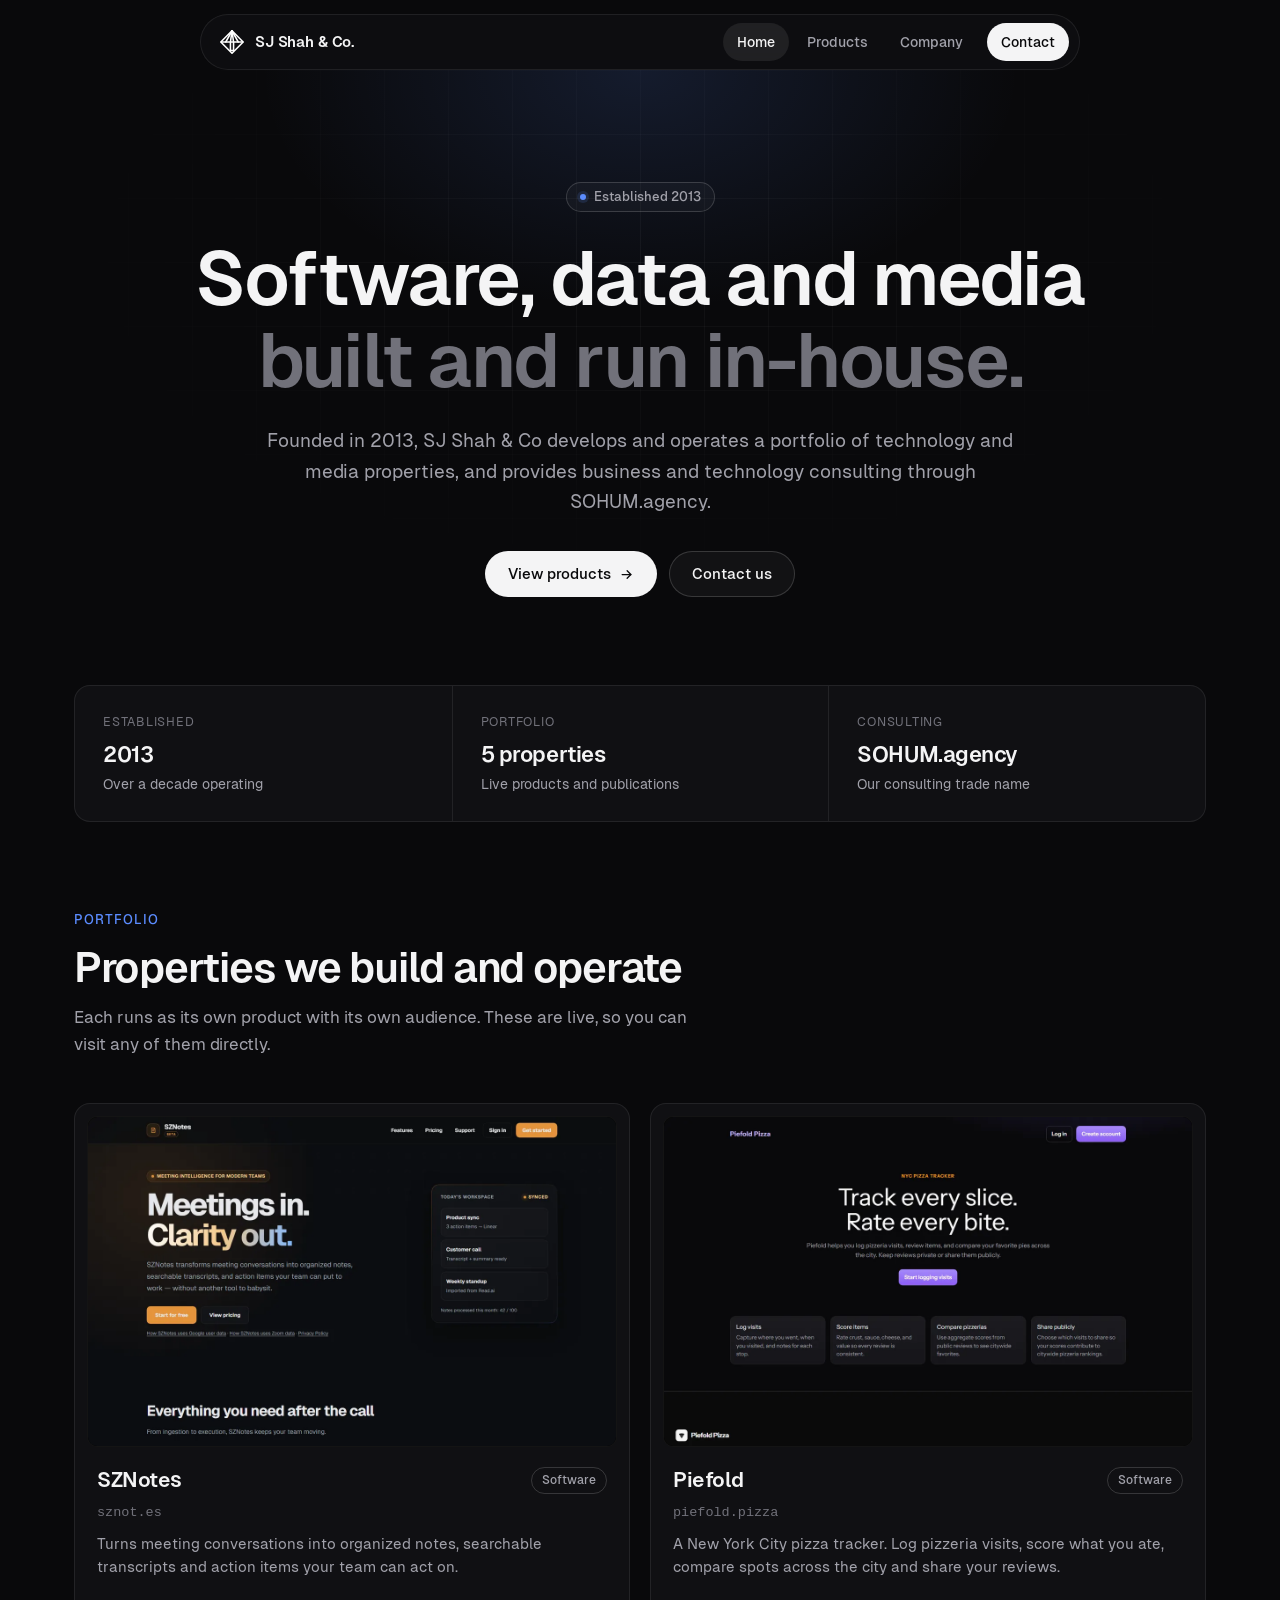
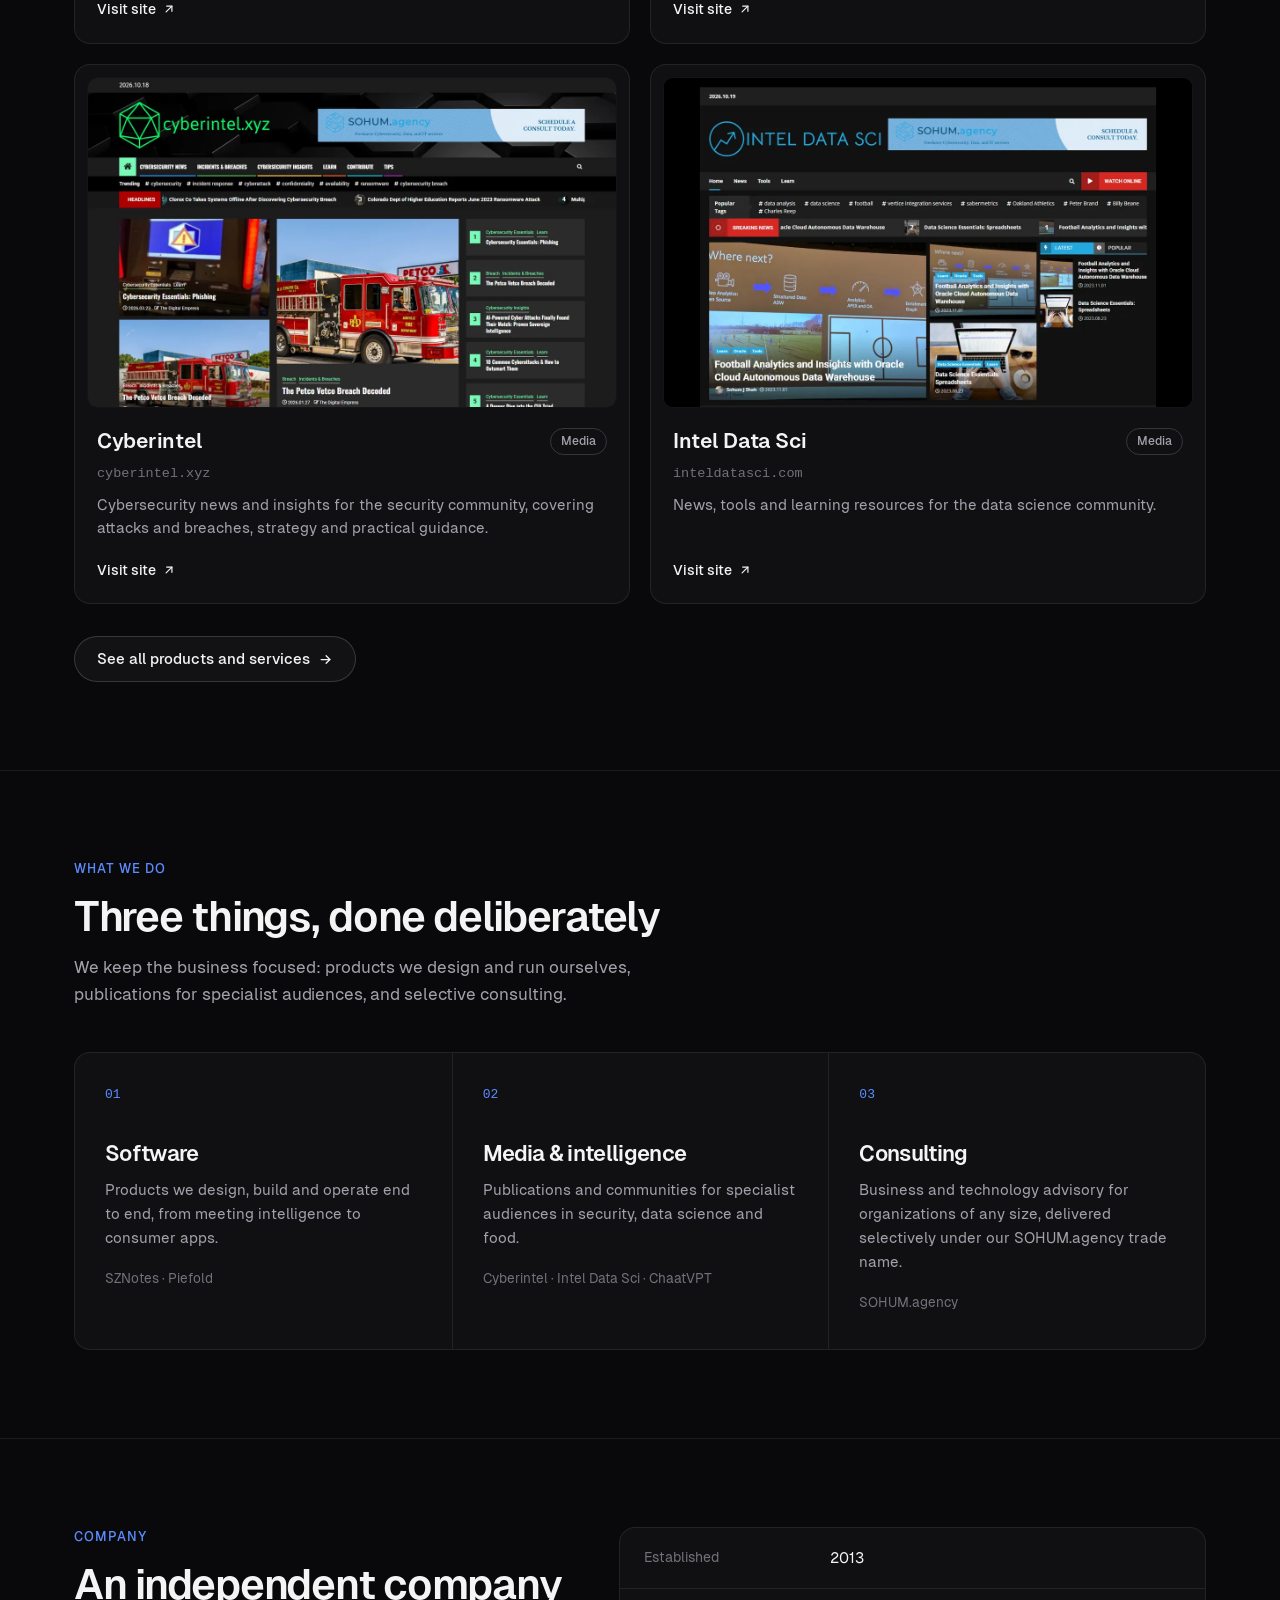
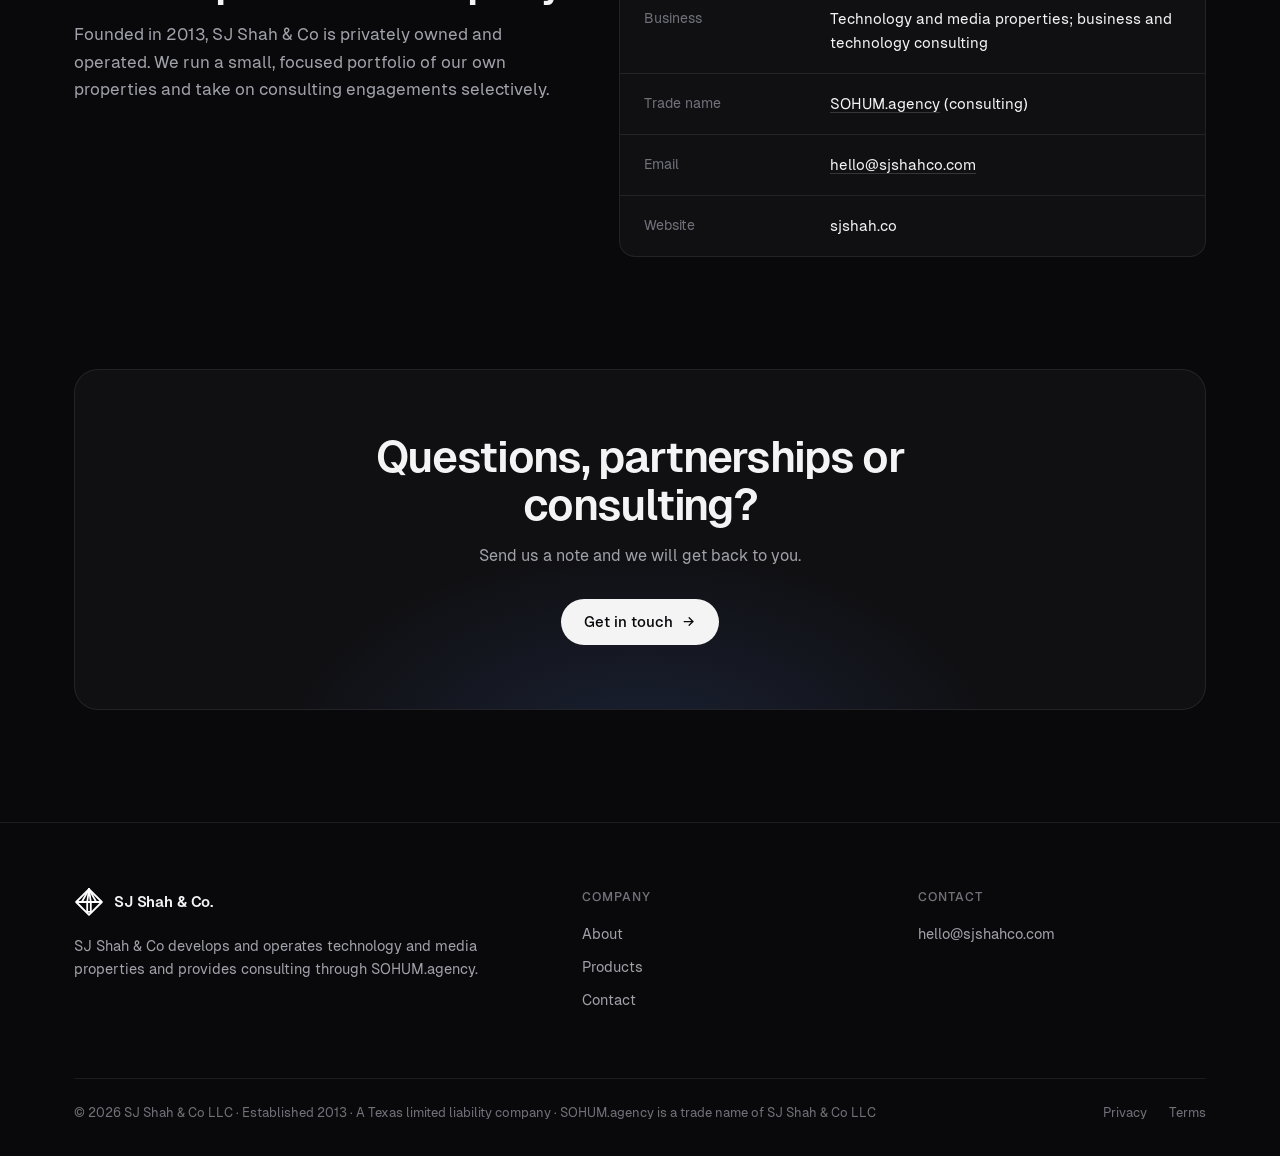
<file: index.html>
<!doctype html>
<html lang="en">
<head>
  <meta charset="utf-8">
  <meta name="viewport" content="width=device-width, initial-scale=1">
  <title>SJ Shah &amp; Co. — Technology &amp; media, built in-house</title>
  <meta name="description" content="SJ Shah &amp; Co, established in 2013, develops and operates technology and media properties and provides consulting through SOHUM.agency.">
  <meta name="theme-color" content="#09090b">
  <link rel="canonical" href="https://sjshah.co/">
  <link rel="icon" href="assets/favicon.svg" type="image/svg+xml">
  <meta property="og:site_name" content="SJ Shah &amp; Co.">
  <meta property="og:type" content="website">
  <meta property="og:title" content="SJ Shah &amp; Co. — Technology &amp; media, built in-house">
  <meta property="og:description" content="SJ Shah &amp; Co, established in 2013, develops and operates technology and media properties and provides consulting through SOHUM.agency.">
  <meta property="og:url" content="https://sjshah.co/">
  <meta property="og:image" content="https://sjshah.co/assets/og.png">
  <meta name="twitter:card" content="summary_large_image">
  <link rel="preload" href="assets/fonts/geist-500.woff2" as="font" type="font/woff2" crossorigin>
  <link rel="stylesheet" href="assets/styles.css">
  <script>document.documentElement.className += " js";</script>
  <script type="application/ld+json">{
  "@context": "https://schema.org",
  "@type": "Organization",
  "name": "SJ Shah & Co LLC",
  "legalName": "SJ Shah & Co LLC",
  "url": "https://sjshah.co/",
  "foundingDate": "2013",
  "email": "hello@sjshahco.com",
  "description": "A Texas limited liability company that develops and operates technology and media properties and provides consulting through SOHUM.agency.",
  "address": {
    "@type": "PostalAddress",
    "addressRegion": "TX",
    "addressCountry": "US"
  },
  "sameAs": [
    "https://sznot.es",
    "https://piefold.pizza",
    "https://chaatvpt.com",
    "https://cyberintel.xyz",
    "https://inteldatasci.com",
    "https://sohum.agency"
  ]
}</script>
</head>
<body>
<a class="skip" href="#main">Skip to content</a>
<header class="site-header"><div class="nav"><a class="brand" href="index.html" aria-label="SJ Shah &amp; Co. home"><img src="assets/logo-mark.svg" alt="" width="26" height="26"><span>SJ Shah &amp; Co.</span></a><button class="nav-toggle" aria-label="Menu" aria-expanded="false" aria-controls="nav-links"><span></span><span></span><span></span></button><nav class="nav-links" id="nav-links" aria-label="Primary"><a href="index.html" aria-current="page">Home</a><a href="products.html">Products</a><a href="index.html#company">Company</a><a href="contact.html" class="nav-cta">Contact</a></nav></div></header>
<main id="main">
<section class="hero"><div class="container">
  <span class="chip"><span class="dot"></span>Established 2013</span>
  <h1>Software, data and media <span class="dim">built and run in-house.</span></h1>
  <p class="lead">Founded in 2013, SJ Shah &amp; Co develops and operates a portfolio of technology and media properties, and provides business and technology consulting through SOHUM.agency.</p>
  <div class="btn-row"><a class="btn btn-primary" href="products.html">View products <svg viewBox="0 0 24 24" fill="none" stroke="currentColor" stroke-width="2" stroke-linecap="round" stroke-linejoin="round" aria-hidden="true"><path d="M5 12h14"/><path d="M13 6l6 6-6 6"/></svg></a><a class="btn btn-ghost" href="contact.html">Contact us</a></div>
</div></section>

<div class="container reveal">
  <div class="facts">
    <div class="fact"><div class="k">Established</div><div class="v">2013</div><div class="s">Over a decade operating</div></div>
    <div class="fact"><div class="k">Portfolio</div><div class="v">5 properties</div><div class="s">Live products and publications</div></div>
    <div class="fact"><div class="k">Consulting</div><div class="v">SOHUM.agency</div><div class="s">Our consulting trade name</div></div>
  </div>
</div>

<section><div class="container">
  <div class="sect-head reveal"><div class="kicker">Portfolio</div><h2>Properties we build and operate</h2><p>Each runs as its own product with its own audience. These are live, so you can visit any of them directly.</p></div>
  <div class="grid grid-2">
    <a class="card reveal" href="https://sznot.es" target="_blank" rel="noopener" data-cat="software"><div class="shot"><img src="assets/shots/sznotes.webp" alt="Screenshot of the SZNotes homepage" width="1200" height="750" loading="lazy" decoding="async"></div><div class="body"><div class="top"><h3>SZNotes</h3><span class="cat">Software</span></div><div class="domain">sznot.es</div><p class="desc">Turns meeting conversations into organized notes, searchable transcripts and action items your team can act on.</p><span class="go">Visit site <svg viewBox="0 0 24 24" fill="none" stroke="currentColor" stroke-width="2" stroke-linecap="round" stroke-linejoin="round" aria-hidden="true"><path d="M7 17L17 7"/><path d="M8 7h9v9"/></svg></span></div></a><a class="card reveal" href="https://piefold.pizza" target="_blank" rel="noopener" data-cat="software"><div class="shot"><img src="assets/shots/piefold.webp" alt="Screenshot of the Piefold homepage" width="1200" height="750" loading="lazy" decoding="async"></div><div class="body"><div class="top"><h3>Piefold</h3><span class="cat">Software</span></div><div class="domain">piefold.pizza</div><p class="desc">A New York City pizza tracker. Log pizzeria visits, score what you ate, compare spots across the city and share your reviews.</p><span class="go">Visit site <svg viewBox="0 0 24 24" fill="none" stroke="currentColor" stroke-width="2" stroke-linecap="round" stroke-linejoin="round" aria-hidden="true"><path d="M7 17L17 7"/><path d="M8 7h9v9"/></svg></span></div></a><a class="card reveal" href="https://cyberintel.xyz" target="_blank" rel="noopener" data-cat="media"><div class="shot"><img src="assets/shots/cyberintel.webp" alt="Screenshot of the cyberintel.xyz homepage" width="1200" height="750" loading="lazy" decoding="async"></div><div class="body"><div class="top"><h3>Cyberintel</h3><span class="cat">Media</span></div><div class="domain">cyberintel.xyz</div><p class="desc">Cybersecurity news and insights for the security community, covering attacks and breaches, strategy and practical guidance.</p><span class="go">Visit site <svg viewBox="0 0 24 24" fill="none" stroke="currentColor" stroke-width="2" stroke-linecap="round" stroke-linejoin="round" aria-hidden="true"><path d="M7 17L17 7"/><path d="M8 7h9v9"/></svg></span></div></a><a class="card reveal" href="https://inteldatasci.com" target="_blank" rel="noopener" data-cat="media"><div class="shot"><img src="assets/shots/inteldatasci.webp" alt="Screenshot of the Intel Data Sci homepage" width="1200" height="750" loading="lazy" decoding="async"></div><div class="body"><div class="top"><h3>Intel Data Sci</h3><span class="cat">Media</span></div><div class="domain">inteldatasci.com</div><p class="desc">News, tools and learning resources for the data science community.</p><span class="go">Visit site <svg viewBox="0 0 24 24" fill="none" stroke="currentColor" stroke-width="2" stroke-linecap="round" stroke-linejoin="round" aria-hidden="true"><path d="M7 17L17 7"/><path d="M8 7h9v9"/></svg></span></div></a>
  </div>
  <div class="btn-row reveal" style="margin-top:32px"><a class="btn btn-ghost" href="products.html">See all products and services <svg viewBox="0 0 24 24" fill="none" stroke="currentColor" stroke-width="2" stroke-linecap="round" stroke-linejoin="round" aria-hidden="true"><path d="M5 12h14"/><path d="M13 6l6 6-6 6"/></svg></a></div>
</div></section>

<hr class="rule">
<section><div class="container">
  <div class="sect-head reveal"><div class="kicker">What we do</div><h2>Three things, done deliberately</h2><p>We keep the business focused: products we design and run ourselves, publications for specialist audiences, and selective consulting.</p></div>
  <div class="pillars reveal">
    <div class="pillar"><div class="n">01</div><h3>Software</h3><p>Products we design, build and operate end to end, from meeting intelligence to consumer apps.</p><div class="who">SZNotes &middot; Piefold</div></div>
    <div class="pillar"><div class="n">02</div><h3>Media &amp; intelligence</h3><p>Publications and communities for specialist audiences in security, data science and food.</p><div class="who">Cyberintel &middot; Intel Data Sci &middot; ChaatVPT</div></div>
    <div class="pillar"><div class="n">03</div><h3>Consulting</h3><p>Business and technology advisory for organizations of any size, delivered selectively under our SOHUM.agency trade name.</p><div class="who">SOHUM.agency</div></div>
  </div>
</div></section>

<hr class="rule">
<section id="company"><div class="container">
  <div class="company">
    <div class="sect-head reveal" style="margin-bottom:0"><div class="kicker">Company</div><h2>An independent company</h2><p>Founded in 2013, SJ Shah &amp; Co is privately owned and operated. We run a small, focused portfolio of our own properties and take on consulting engagements selectively.</p></div>
    <dl class="dl reveal">
      <div><dt>Established</dt><dd>2013</dd></div>
      <div><dt>Business</dt><dd>Technology and media properties; business and technology consulting</dd></div>
      <div><dt>Trade name</dt><dd><a href="https://sohum.agency" target="_blank" rel="noopener">SOHUM.agency</a> (consulting)</dd></div>
      <div><dt>Email</dt><dd><a href="mailto:hello@sjshahco.com">hello@sjshahco.com</a></dd></div>
      <div><dt>Website</dt><dd>sjshah.co</dd></div>
    </dl>
  </div>
</div></section>

<section style="padding-top:24px"><div class="container">
  <div class="cta reveal"><h2>Questions, partnerships or consulting?</h2><p>Send us a note and we will get back to you.</p>
  <div class="btn-row"><a class="btn btn-primary" href="contact.html">Get in touch <svg viewBox="0 0 24 24" fill="none" stroke="currentColor" stroke-width="2" stroke-linecap="round" stroke-linejoin="round" aria-hidden="true"><path d="M5 12h14"/><path d="M13 6l6 6-6 6"/></svg></a></div></div>
</div></section>
</main>
<footer class="site-footer"><div class="container">
  <div class="footer-grid">
    <div>
      <a class="brand" href="index.html"><img src="assets/logo-mark.svg" alt="" width="30" height="30"><span>SJ Shah &amp; Co.</span></a>
      <p class="about">SJ Shah &amp; Co develops and operates technology and media properties and provides consulting through SOHUM.agency.</p>
    </div>
    <div class="footer-col"><h5>Company</h5><ul>
      <li><a href="index.html#company">About</a></li><li><a href="products.html">Products</a></li><li><a href="contact.html">Contact</a></li>
    </ul></div>
    <div class="footer-col"><h5>Contact</h5><ul>
      <li><a href="mailto:hello@sjshahco.com">hello@sjshahco.com</a></li>
    </ul></div>
  </div>
  <div class="footer-bottom">
    <div>&copy; <span data-year>2026</span> SJ Shah &amp; Co LLC &middot; Established 2013 &middot; A Texas limited liability company &middot; SOHUM.agency is a trade name of SJ Shah &amp; Co LLC</div>
    <div class="footer-legal"><a href="privacy.html">Privacy</a><a href="terms.html">Terms</a></div>
  </div>
</div></footer>
<script src="assets/site.js" defer></script>
</body>
</html>
</file>
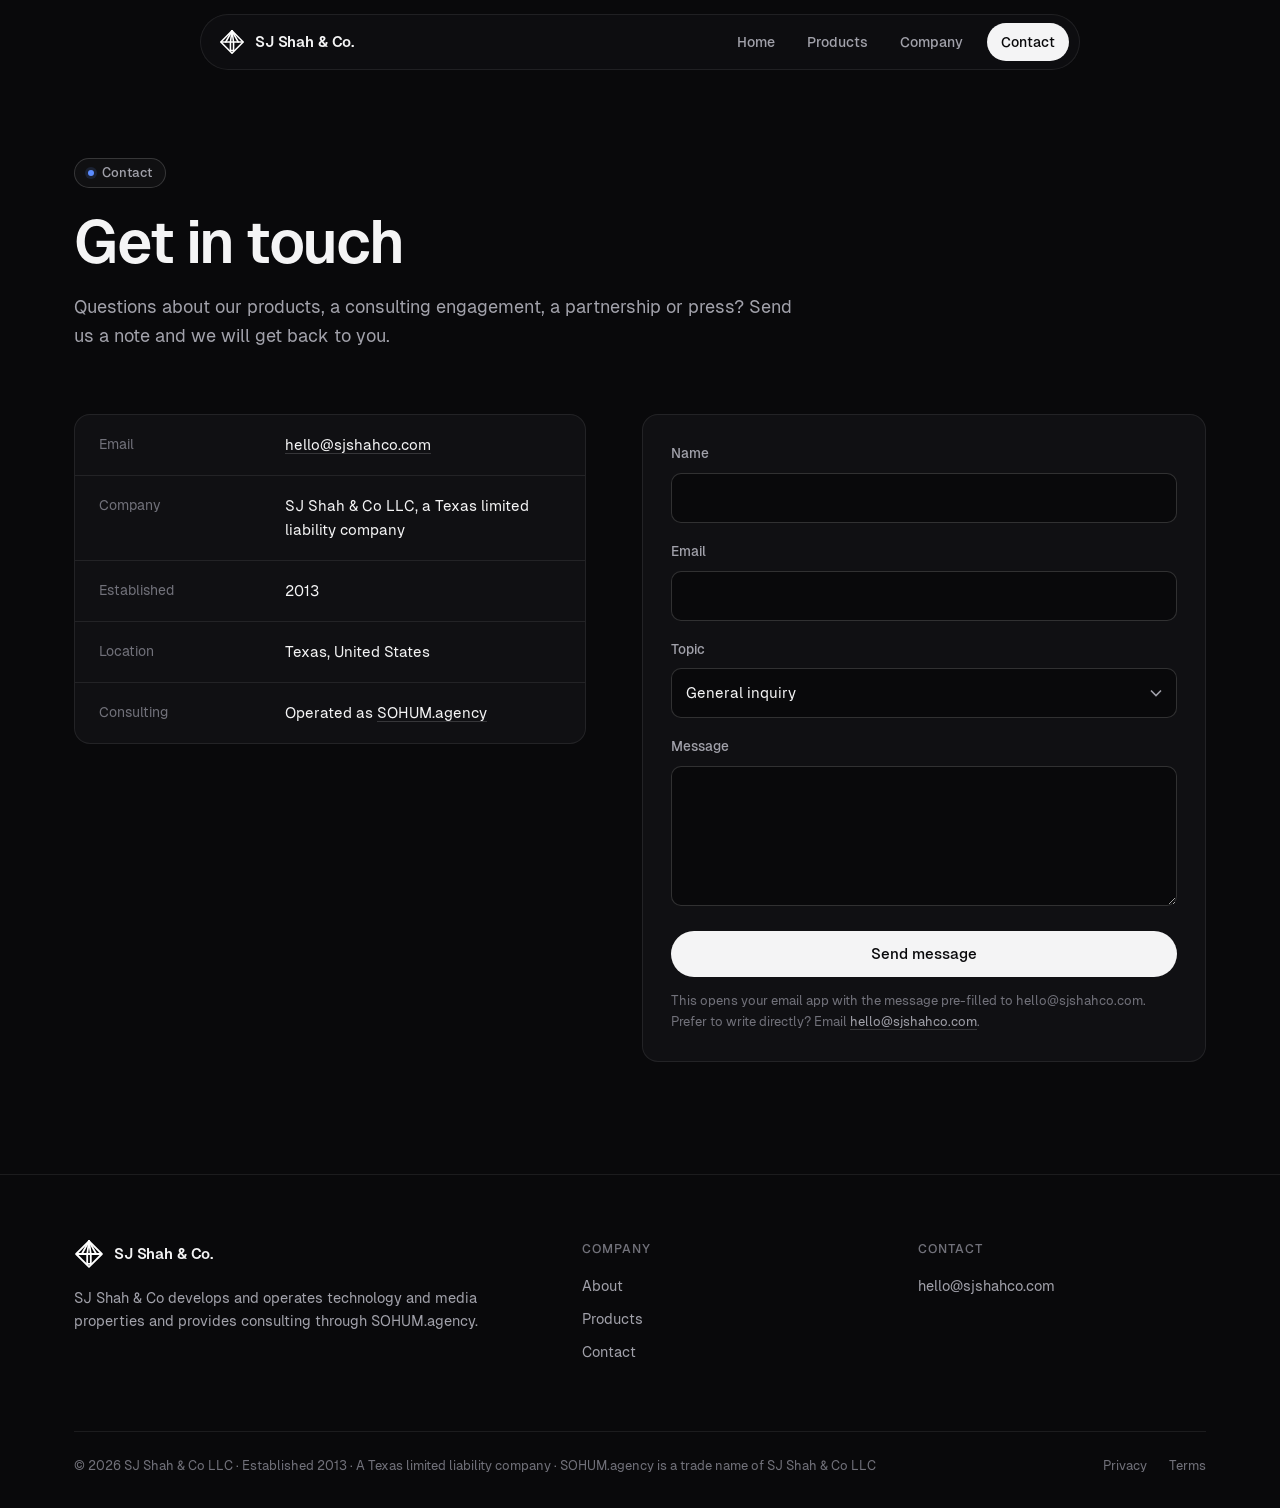
<file: contact.html>
<!doctype html>
<html lang="en">
<head>
  <meta charset="utf-8">
  <meta name="viewport" content="width=device-width, initial-scale=1">
  <title>Contact — SJ Shah &amp; Co.</title>
  <meta name="description" content="Contact SJ Shah &amp; Co LLC, a Texas limited liability company, for partnerships, consulting, press or general questions.">
  <meta name="theme-color" content="#09090b">
  <link rel="canonical" href="https://sjshah.co/contact.html">
  <link rel="icon" href="assets/favicon.svg" type="image/svg+xml">
  <meta property="og:site_name" content="SJ Shah &amp; Co.">
  <meta property="og:type" content="website">
  <meta property="og:title" content="Contact — SJ Shah &amp; Co.">
  <meta property="og:description" content="Contact SJ Shah &amp; Co LLC, a Texas limited liability company, for partnerships, consulting, press or general questions.">
  <meta property="og:url" content="https://sjshah.co/contact.html">
  <meta property="og:image" content="https://sjshah.co/assets/og.png">
  <meta name="twitter:card" content="summary_large_image">
  <link rel="preload" href="assets/fonts/geist-500.woff2" as="font" type="font/woff2" crossorigin>
  <link rel="stylesheet" href="assets/styles.css">
  <script>document.documentElement.className += " js";</script>
</head>
<body>
<a class="skip" href="#main">Skip to content</a>
<header class="site-header"><div class="nav"><a class="brand" href="index.html" aria-label="SJ Shah &amp; Co. home"><img src="assets/logo-mark.svg" alt="" width="26" height="26"><span>SJ Shah &amp; Co.</span></a><button class="nav-toggle" aria-label="Menu" aria-expanded="false" aria-controls="nav-links"><span></span><span></span><span></span></button><nav class="nav-links" id="nav-links" aria-label="Primary"><a href="index.html">Home</a><a href="products.html">Products</a><a href="index.html#company">Company</a><a href="contact.html" class="nav-cta" aria-current="page">Contact</a></nav></div></header>
<main id="main">
<section class="page-hero"><div class="container">
  <span class="chip"><span class="dot"></span>Contact</span>
  <h1>Get in touch</h1>
  <p class="lead">Questions about our products, a consulting engagement, a partnership or press? Send us a note and we will get back to you.</p>
</div></section>
<section style="padding-top:24px"><div class="container">
  <div class="contact-grid">
    <dl class="dl reveal">
      <div><dt>Email</dt><dd><a href="mailto:hello@sjshahco.com">hello@sjshahco.com</a></dd></div>
      <div><dt>Company</dt><dd>SJ Shah &amp; Co LLC, a Texas limited liability company</dd></div>
      <div><dt>Established</dt><dd>2013</dd></div>
      <div><dt>Location</dt><dd>Texas, United States</dd></div>
      <div><dt>Consulting</dt><dd>Operated as <a href="https://sohum.agency" target="_blank" rel="noopener">SOHUM.agency</a></dd></div>
    </dl>
    <form class="form reveal" id="contactForm">
      <div class="field"><label for="name">Name</label><input type="text" id="name" name="name" autocomplete="name" required></div>
      <div class="field"><label for="email">Email</label><input type="email" id="email" name="email" autocomplete="email" required></div>
      <div class="field"><label for="subject">Topic</label><select id="subject" name="subject"><option>General inquiry</option><option>Consulting (SOHUM.agency)</option><option>Partnership</option><option>Press</option><option>Question about a product</option></select></div>
      <div class="field"><label for="message">Message</label><textarea id="message" name="message" required></textarea></div>
      <button type="submit" class="btn btn-primary" style="width:100%">Send message</button>
      <p class="form-note">This opens your email app with the message pre-filled to hello@sjshahco.com. Prefer to write directly? Email <a href="mailto:hello@sjshahco.com">hello@sjshahco.com</a>.</p>
    </form>
  </div>
</div></section>
</main>
<footer class="site-footer"><div class="container">
  <div class="footer-grid">
    <div>
      <a class="brand" href="index.html"><img src="assets/logo-mark.svg" alt="" width="30" height="30"><span>SJ Shah &amp; Co.</span></a>
      <p class="about">SJ Shah &amp; Co develops and operates technology and media properties and provides consulting through SOHUM.agency.</p>
    </div>
    <div class="footer-col"><h5>Company</h5><ul>
      <li><a href="index.html#company">About</a></li><li><a href="products.html">Products</a></li><li><a href="contact.html">Contact</a></li>
    </ul></div>
    <div class="footer-col"><h5>Contact</h5><ul>
      <li><a href="mailto:hello@sjshahco.com">hello@sjshahco.com</a></li>
    </ul></div>
  </div>
  <div class="footer-bottom">
    <div>&copy; <span data-year>2026</span> SJ Shah &amp; Co LLC &middot; Established 2013 &middot; A Texas limited liability company &middot; SOHUM.agency is a trade name of SJ Shah &amp; Co LLC</div>
    <div class="footer-legal"><a href="privacy.html">Privacy</a><a href="terms.html">Terms</a></div>
  </div>
</div></footer>
<script src="assets/site.js" defer></script>
</body>
</html>
</file>
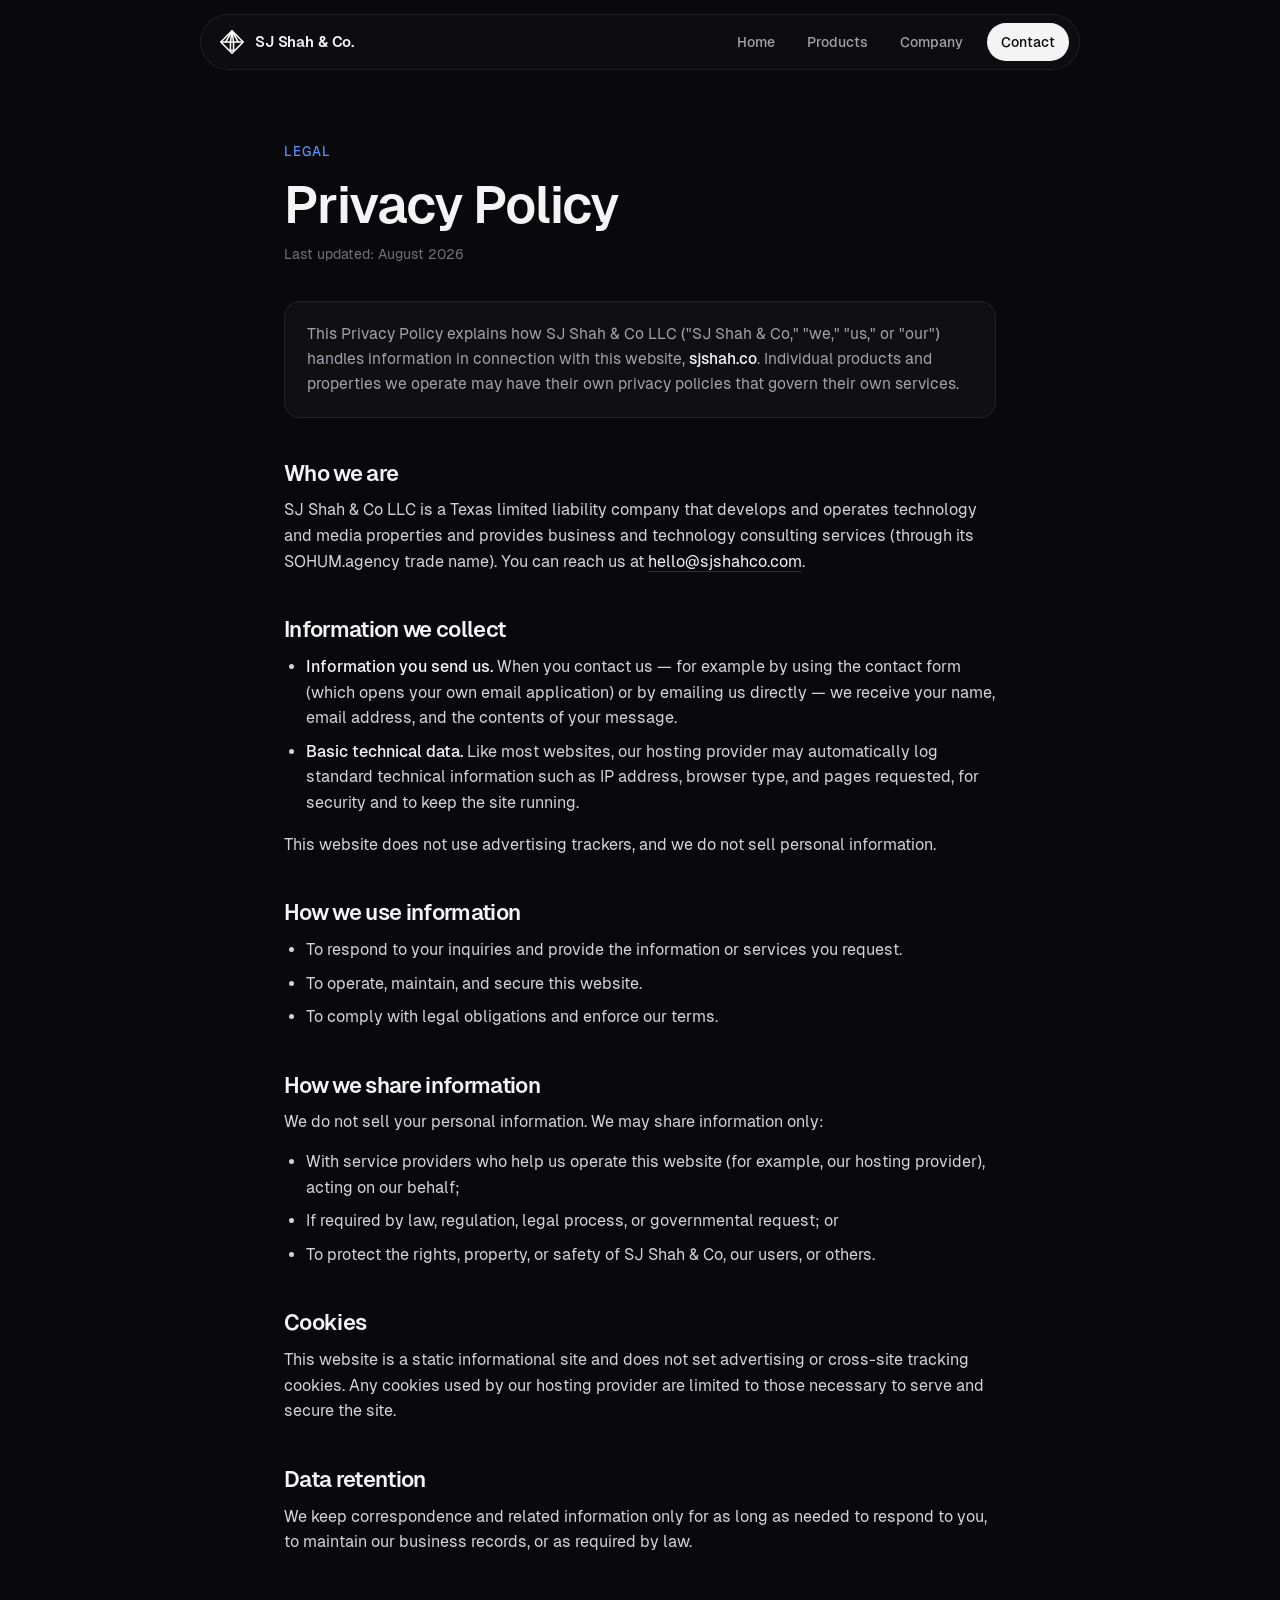
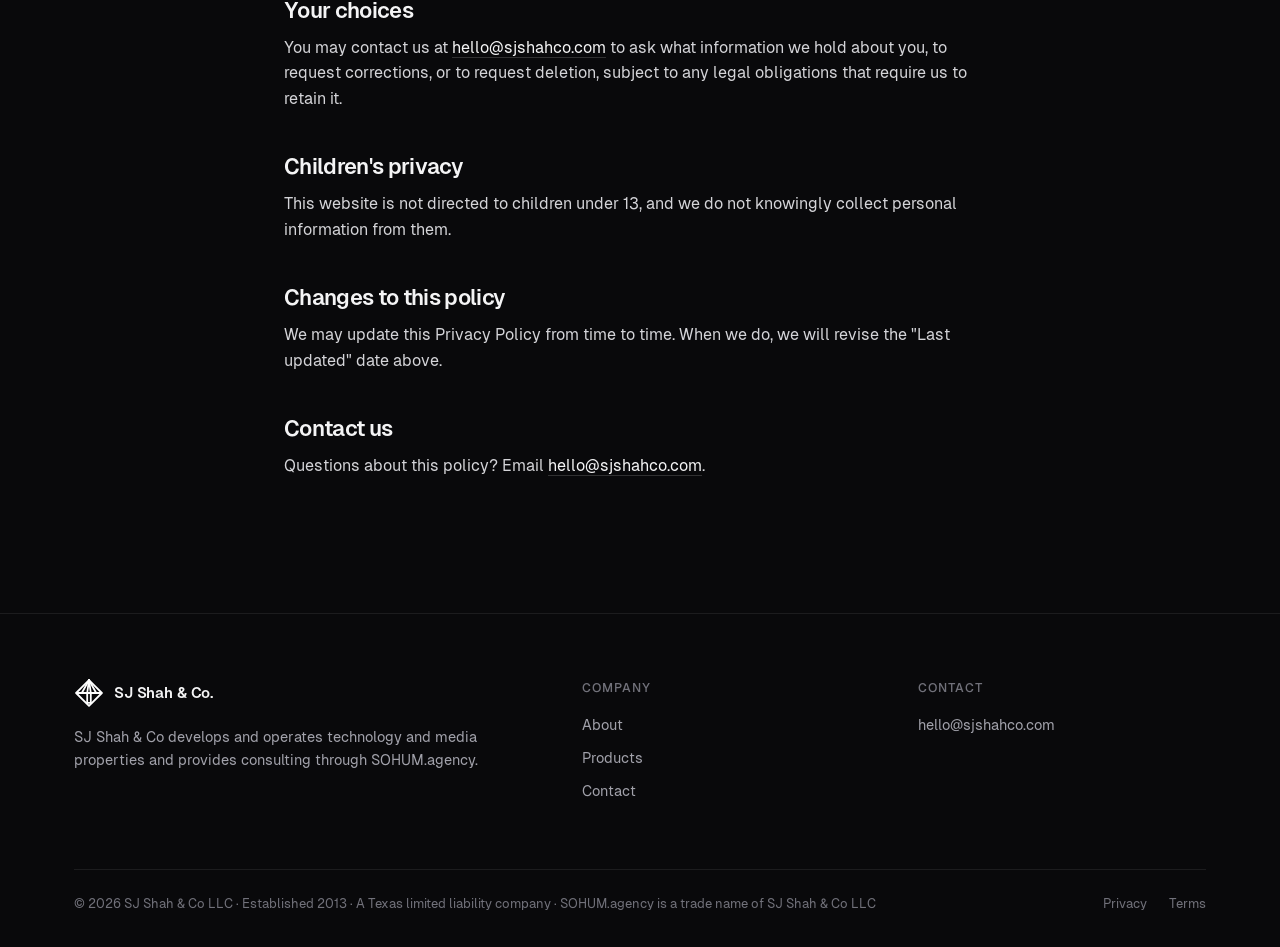
<file: privacy.html>
<!doctype html>
<html lang="en">
<head>
  <meta charset="utf-8">
  <meta name="viewport" content="width=device-width, initial-scale=1">
  <title>Privacy Policy — SJ Shah &amp; Co.</title>
  <meta name="description" content="Privacy Policy for SJ Shah &amp; Co LLC, a Texas limited liability company.">
  <meta name="theme-color" content="#09090b">
  <link rel="canonical" href="https://sjshah.co/privacy.html">
  <link rel="icon" href="assets/favicon.svg" type="image/svg+xml">
  <meta property="og:site_name" content="SJ Shah &amp; Co.">
  <meta property="og:type" content="website">
  <meta property="og:title" content="Privacy Policy — SJ Shah &amp; Co.">
  <meta property="og:description" content="Privacy Policy for SJ Shah &amp; Co LLC, a Texas limited liability company.">
  <meta property="og:url" content="https://sjshah.co/privacy.html">
  <meta property="og:image" content="https://sjshah.co/assets/og.png">
  <meta name="twitter:card" content="summary_large_image">
  <link rel="preload" href="assets/fonts/geist-500.woff2" as="font" type="font/woff2" crossorigin>
  <link rel="stylesheet" href="assets/styles.css">
  <script>document.documentElement.className += " js";</script>
</head>
<body>
<a class="skip" href="#main">Skip to content</a>
<header class="site-header"><div class="nav"><a class="brand" href="index.html" aria-label="SJ Shah &amp; Co. home"><img src="assets/logo-mark.svg" alt="" width="26" height="26"><span>SJ Shah &amp; Co.</span></a><button class="nav-toggle" aria-label="Menu" aria-expanded="false" aria-controls="nav-links"><span></span><span></span><span></span></button><nav class="nav-links" id="nav-links" aria-label="Primary"><a href="index.html">Home</a><a href="products.html">Products</a><a href="index.html#company">Company</a><a href="contact.html" class="nav-cta">Contact</a></nav></div></header>
<main class="legal" id="main">
    <div class="container">
      <div class="eyebrow">Legal</div>
      <h1>Privacy Policy</h1>
      <p class="updated">Last updated: August 2026</p>

      <p class="lead-note">This Privacy Policy explains how SJ Shah &amp; Co LLC ("SJ Shah &amp; Co," "we," "us," or "our") handles information in connection with this website, <strong>sjshah.co</strong>. Individual products and properties we operate may have their own privacy policies that govern their own services.</p>

      <h2>Who we are</h2>
      <p>SJ Shah &amp; Co LLC is a Texas limited liability company that develops and operates technology and media properties and provides business and technology consulting services (through its SOHUM.agency trade name). You can reach us at <a href="mailto:hello@sjshahco.com">hello@sjshahco.com</a>.</p>

      <h2>Information we collect</h2>
      <ul>
        <li><strong>Information you send us.</strong> When you contact us — for example by using the contact form (which opens your own email application) or by emailing us directly — we receive your name, email address, and the contents of your message.</li>
        <li><strong>Basic technical data.</strong> Like most websites, our hosting provider may automatically log standard technical information such as IP address, browser type, and pages requested, for security and to keep the site running.</li>
      </ul>
      <p>This website does not use advertising trackers, and we do not sell personal information.</p>

      <h2>How we use information</h2>
      <ul>
        <li>To respond to your inquiries and provide the information or services you request.</li>
        <li>To operate, maintain, and secure this website.</li>
        <li>To comply with legal obligations and enforce our terms.</li>
      </ul>

      <h2>How we share information</h2>
      <p>We do not sell your personal information. We may share information only:</p>
      <ul>
        <li>With service providers who help us operate this website (for example, our hosting provider), acting on our behalf;</li>
        <li>If required by law, regulation, legal process, or governmental request; or</li>
        <li>To protect the rights, property, or safety of SJ Shah &amp; Co, our users, or others.</li>
      </ul>

      <h2>Cookies</h2>
      <p>This website is a static informational site and does not set advertising or cross-site tracking cookies. Any cookies used by our hosting provider are limited to those necessary to serve and secure the site.</p>

      <h2>Data retention</h2>
      <p>We keep correspondence and related information only for as long as needed to respond to you, to maintain our business records, or as required by law.</p>

      <h2>Your choices</h2>
      <p>You may contact us at <a href="mailto:hello@sjshahco.com">hello@sjshahco.com</a> to ask what information we hold about you, to request corrections, or to request deletion, subject to any legal obligations that require us to retain it.</p>

      <h2>Children's privacy</h2>
      <p>This website is not directed to children under 13, and we do not knowingly collect personal information from them.</p>

      <h2>Changes to this policy</h2>
      <p>We may update this Privacy Policy from time to time. When we do, we will revise the "Last updated" date above.</p>

      <h2>Contact us</h2>
      <p>Questions about this policy? Email <a href="mailto:hello@sjshahco.com">hello@sjshahco.com</a>.</p>
    </div>
  </main>
<footer class="site-footer"><div class="container">
  <div class="footer-grid">
    <div>
      <a class="brand" href="index.html"><img src="assets/logo-mark.svg" alt="" width="30" height="30"><span>SJ Shah &amp; Co.</span></a>
      <p class="about">SJ Shah &amp; Co develops and operates technology and media properties and provides consulting through SOHUM.agency.</p>
    </div>
    <div class="footer-col"><h5>Company</h5><ul>
      <li><a href="index.html#company">About</a></li><li><a href="products.html">Products</a></li><li><a href="contact.html">Contact</a></li>
    </ul></div>
    <div class="footer-col"><h5>Contact</h5><ul>
      <li><a href="mailto:hello@sjshahco.com">hello@sjshahco.com</a></li>
    </ul></div>
  </div>
  <div class="footer-bottom">
    <div>&copy; <span data-year>2026</span> SJ Shah &amp; Co LLC &middot; Established 2013 &middot; A Texas limited liability company &middot; SOHUM.agency is a trade name of SJ Shah &amp; Co LLC</div>
    <div class="footer-legal"><a href="privacy.html">Privacy</a><a href="terms.html">Terms</a></div>
  </div>
</div></footer>
<script src="assets/site.js" defer></script>
</body>
</html>
</file>
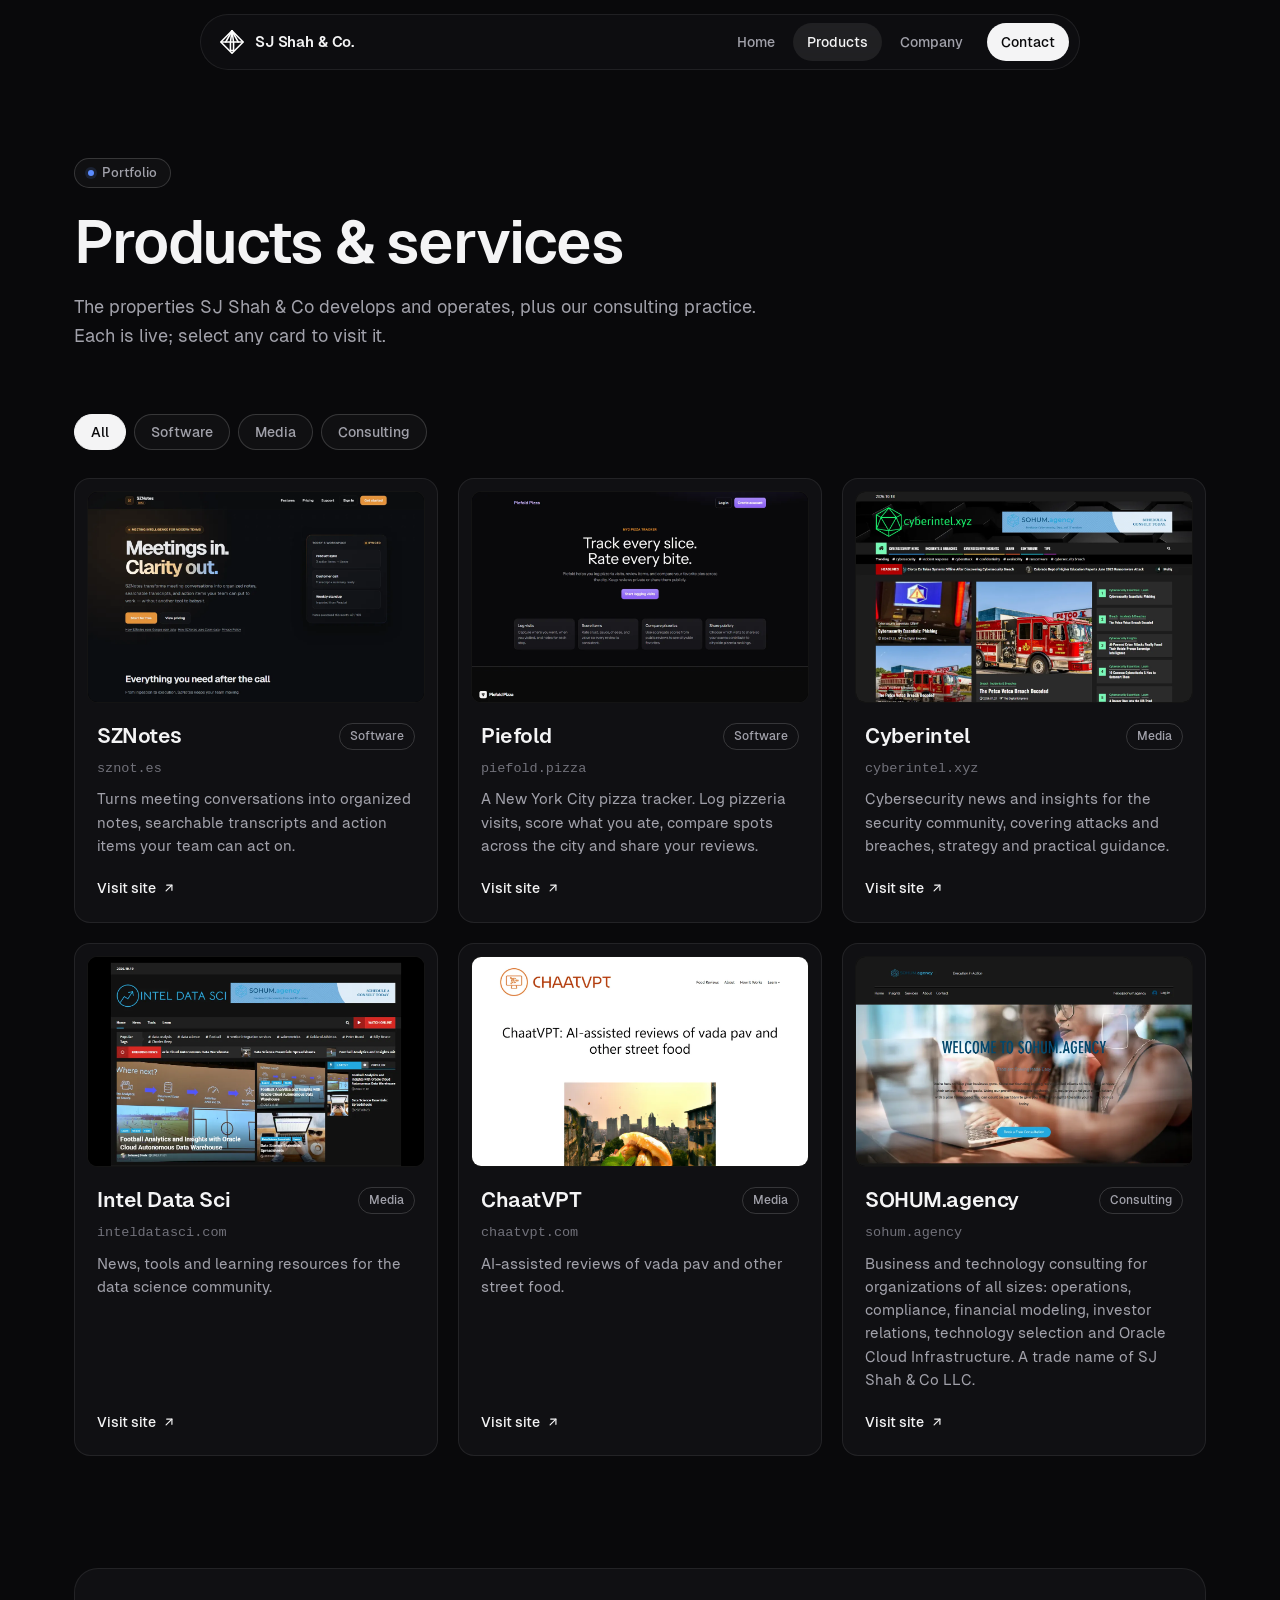
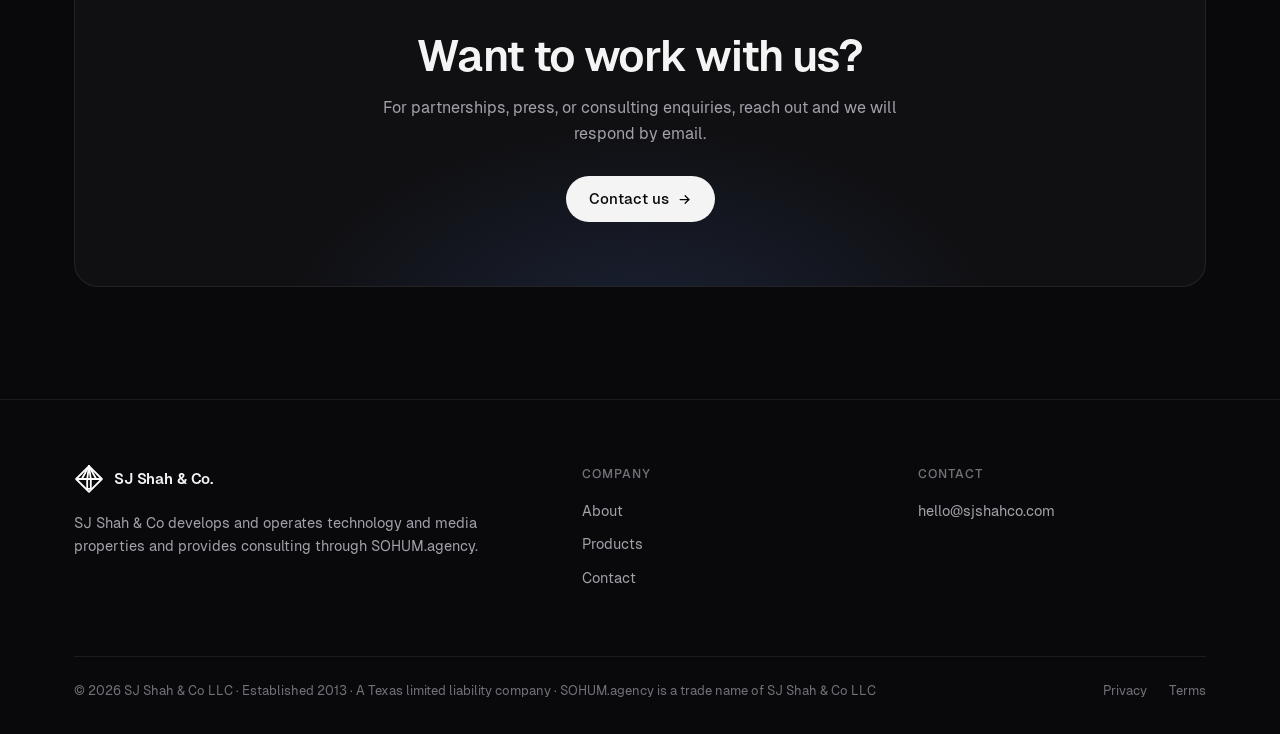
<file: products.html>
<!doctype html>
<html lang="en">
<head>
  <meta charset="utf-8">
  <meta name="viewport" content="width=device-width, initial-scale=1">
  <title>Products &amp; services — SJ Shah &amp; Co.</title>
  <meta name="description" content="The technology and media properties developed and operated by SJ Shah &amp; Co LLC, and consulting through SOHUM.agency.">
  <meta name="theme-color" content="#09090b">
  <link rel="canonical" href="https://sjshah.co/products.html">
  <link rel="icon" href="assets/favicon.svg" type="image/svg+xml">
  <meta property="og:site_name" content="SJ Shah &amp; Co.">
  <meta property="og:type" content="website">
  <meta property="og:title" content="Products &amp; services — SJ Shah &amp; Co.">
  <meta property="og:description" content="The technology and media properties developed and operated by SJ Shah &amp; Co LLC, and consulting through SOHUM.agency.">
  <meta property="og:url" content="https://sjshah.co/products.html">
  <meta property="og:image" content="https://sjshah.co/assets/og.png">
  <meta name="twitter:card" content="summary_large_image">
  <link rel="preload" href="assets/fonts/geist-500.woff2" as="font" type="font/woff2" crossorigin>
  <link rel="stylesheet" href="assets/styles.css">
  <script>document.documentElement.className += " js";</script>
</head>
<body>
<a class="skip" href="#main">Skip to content</a>
<header class="site-header"><div class="nav"><a class="brand" href="index.html" aria-label="SJ Shah &amp; Co. home"><img src="assets/logo-mark.svg" alt="" width="26" height="26"><span>SJ Shah &amp; Co.</span></a><button class="nav-toggle" aria-label="Menu" aria-expanded="false" aria-controls="nav-links"><span></span><span></span><span></span></button><nav class="nav-links" id="nav-links" aria-label="Primary"><a href="index.html">Home</a><a href="products.html" aria-current="page">Products</a><a href="index.html#company">Company</a><a href="contact.html" class="nav-cta">Contact</a></nav></div></header>
<main id="main">
<section class="page-hero"><div class="container">
  <span class="chip"><span class="dot"></span>Portfolio</span>
  <h1>Products &amp; services</h1>
  <p class="lead">The properties SJ Shah &amp; Co develops and operates, plus our consulting practice. Each is live; select any card to visit it.</p>
</div></section>
<section style="padding-top:24px"><div class="container">
  <div class="filters" role="group" aria-label="Filter by category">
    <button class="filter" data-filter="all" aria-pressed="true">All</button>
    <button class="filter" data-filter="software" aria-pressed="false">Software</button>
    <button class="filter" data-filter="media" aria-pressed="false">Media</button>
    <button class="filter" data-filter="consulting" aria-pressed="false">Consulting</button>
  </div>
  <div class="grid grid-3">
    <a class="card reveal" href="https://sznot.es" target="_blank" rel="noopener" data-cat="software"><div class="shot"><img src="assets/shots/sznotes.webp" alt="Screenshot of the SZNotes homepage" width="1200" height="750" loading="lazy" decoding="async"></div><div class="body"><div class="top"><h3>SZNotes</h3><span class="cat">Software</span></div><div class="domain">sznot.es</div><p class="desc">Turns meeting conversations into organized notes, searchable transcripts and action items your team can act on.</p><span class="go">Visit site <svg viewBox="0 0 24 24" fill="none" stroke="currentColor" stroke-width="2" stroke-linecap="round" stroke-linejoin="round" aria-hidden="true"><path d="M7 17L17 7"/><path d="M8 7h9v9"/></svg></span></div></a><a class="card reveal" href="https://piefold.pizza" target="_blank" rel="noopener" data-cat="software"><div class="shot"><img src="assets/shots/piefold.webp" alt="Screenshot of the Piefold homepage" width="1200" height="750" loading="lazy" decoding="async"></div><div class="body"><div class="top"><h3>Piefold</h3><span class="cat">Software</span></div><div class="domain">piefold.pizza</div><p class="desc">A New York City pizza tracker. Log pizzeria visits, score what you ate, compare spots across the city and share your reviews.</p><span class="go">Visit site <svg viewBox="0 0 24 24" fill="none" stroke="currentColor" stroke-width="2" stroke-linecap="round" stroke-linejoin="round" aria-hidden="true"><path d="M7 17L17 7"/><path d="M8 7h9v9"/></svg></span></div></a><a class="card reveal" href="https://cyberintel.xyz" target="_blank" rel="noopener" data-cat="media"><div class="shot"><img src="assets/shots/cyberintel.webp" alt="Screenshot of the cyberintel.xyz homepage" width="1200" height="750" loading="lazy" decoding="async"></div><div class="body"><div class="top"><h3>Cyberintel</h3><span class="cat">Media</span></div><div class="domain">cyberintel.xyz</div><p class="desc">Cybersecurity news and insights for the security community, covering attacks and breaches, strategy and practical guidance.</p><span class="go">Visit site <svg viewBox="0 0 24 24" fill="none" stroke="currentColor" stroke-width="2" stroke-linecap="round" stroke-linejoin="round" aria-hidden="true"><path d="M7 17L17 7"/><path d="M8 7h9v9"/></svg></span></div></a><a class="card reveal" href="https://inteldatasci.com" target="_blank" rel="noopener" data-cat="media"><div class="shot"><img src="assets/shots/inteldatasci.webp" alt="Screenshot of the Intel Data Sci homepage" width="1200" height="750" loading="lazy" decoding="async"></div><div class="body"><div class="top"><h3>Intel Data Sci</h3><span class="cat">Media</span></div><div class="domain">inteldatasci.com</div><p class="desc">News, tools and learning resources for the data science community.</p><span class="go">Visit site <svg viewBox="0 0 24 24" fill="none" stroke="currentColor" stroke-width="2" stroke-linecap="round" stroke-linejoin="round" aria-hidden="true"><path d="M7 17L17 7"/><path d="M8 7h9v9"/></svg></span></div></a><a class="card reveal" href="https://chaatvpt.com" target="_blank" rel="noopener" data-cat="media"><div class="shot"><img src="assets/shots/chaatvpt.webp" alt="Screenshot of the ChaatVPT homepage" width="1200" height="750" loading="lazy" decoding="async"></div><div class="body"><div class="top"><h3>ChaatVPT</h3><span class="cat">Media</span></div><div class="domain">chaatvpt.com</div><p class="desc">AI-assisted reviews of vada pav and other street food.</p><span class="go">Visit site <svg viewBox="0 0 24 24" fill="none" stroke="currentColor" stroke-width="2" stroke-linecap="round" stroke-linejoin="round" aria-hidden="true"><path d="M7 17L17 7"/><path d="M8 7h9v9"/></svg></span></div></a><a class="card reveal" href="https://sohum.agency" target="_blank" rel="noopener" data-cat="consulting"><div class="shot"><img src="assets/shots/sohum.webp" alt="Screenshot of the SOHUM.agency homepage" width="1200" height="750" loading="lazy" decoding="async"></div><div class="body"><div class="top"><h3>SOHUM.agency</h3><span class="cat">Consulting</span></div><div class="domain">sohum.agency</div><p class="desc">Business and technology consulting for organizations of all sizes: operations, compliance, financial modeling, investor relations, technology selection and Oracle Cloud Infrastructure. A trade name of SJ Shah &amp; Co LLC.</p><span class="go">Visit site <svg viewBox="0 0 24 24" fill="none" stroke="currentColor" stroke-width="2" stroke-linecap="round" stroke-linejoin="round" aria-hidden="true"><path d="M7 17L17 7"/><path d="M8 7h9v9"/></svg></span></div></a>
  </div>
</div></section>
<section style="padding-top:24px"><div class="container">
  <div class="cta reveal"><h2>Want to work with us?</h2><p>For partnerships, press, or consulting enquiries, reach out and we will respond by email.</p>
  <div class="btn-row"><a class="btn btn-primary" href="contact.html">Contact us <svg viewBox="0 0 24 24" fill="none" stroke="currentColor" stroke-width="2" stroke-linecap="round" stroke-linejoin="round" aria-hidden="true"><path d="M5 12h14"/><path d="M13 6l6 6-6 6"/></svg></a></div></div>
</div></section>
</main>
<footer class="site-footer"><div class="container">
  <div class="footer-grid">
    <div>
      <a class="brand" href="index.html"><img src="assets/logo-mark.svg" alt="" width="30" height="30"><span>SJ Shah &amp; Co.</span></a>
      <p class="about">SJ Shah &amp; Co develops and operates technology and media properties and provides consulting through SOHUM.agency.</p>
    </div>
    <div class="footer-col"><h5>Company</h5><ul>
      <li><a href="index.html#company">About</a></li><li><a href="products.html">Products</a></li><li><a href="contact.html">Contact</a></li>
    </ul></div>
    <div class="footer-col"><h5>Contact</h5><ul>
      <li><a href="mailto:hello@sjshahco.com">hello@sjshahco.com</a></li>
    </ul></div>
  </div>
  <div class="footer-bottom">
    <div>&copy; <span data-year>2026</span> SJ Shah &amp; Co LLC &middot; Established 2013 &middot; A Texas limited liability company &middot; SOHUM.agency is a trade name of SJ Shah &amp; Co LLC</div>
    <div class="footer-legal"><a href="privacy.html">Privacy</a><a href="terms.html">Terms</a></div>
  </div>
</div></footer>
<script src="assets/site.js" defer></script>
</body>
</html>
</file>
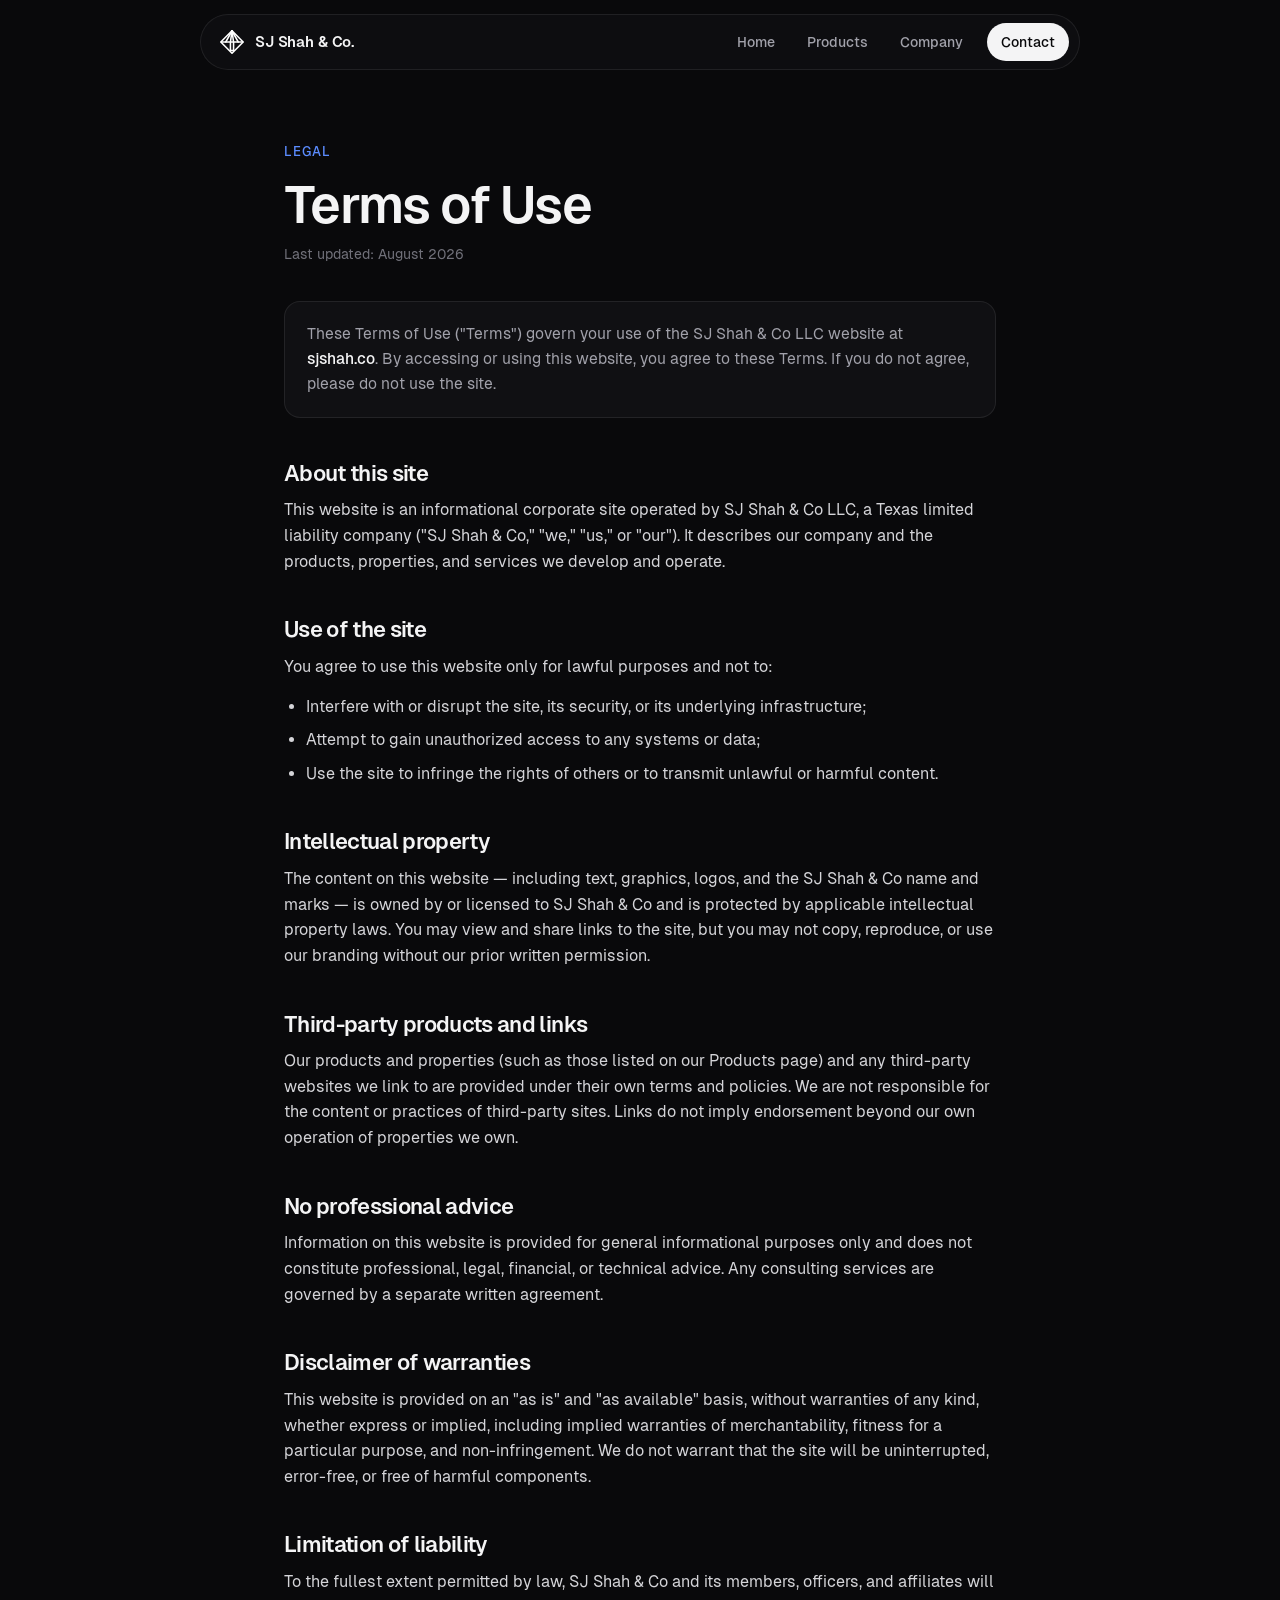
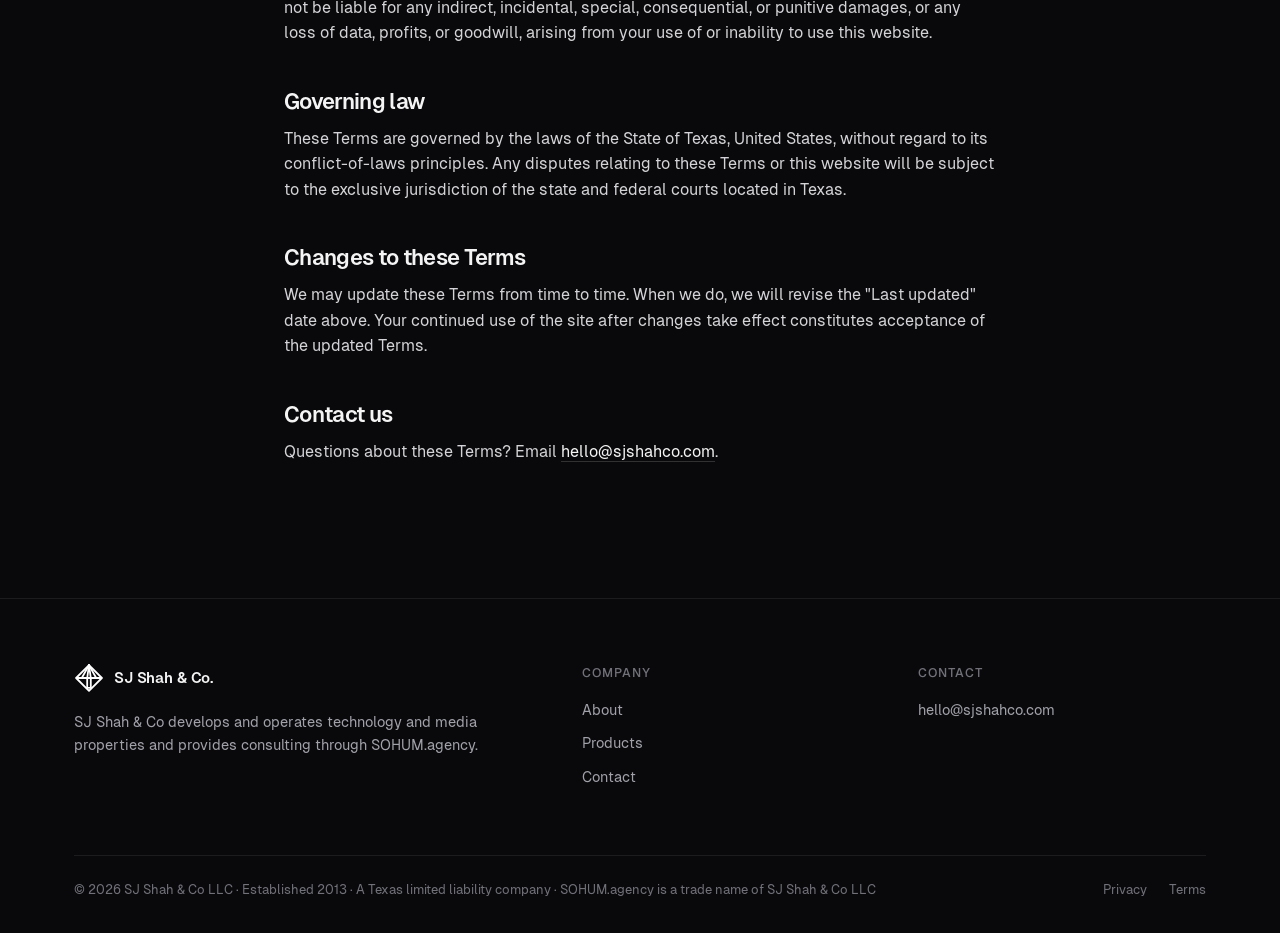
<file: terms.html>
<!doctype html>
<html lang="en">
<head>
  <meta charset="utf-8">
  <meta name="viewport" content="width=device-width, initial-scale=1">
  <title>Terms of Use — SJ Shah &amp; Co.</title>
  <meta name="description" content="Terms of Use for the SJ Shah &amp; Co LLC website.">
  <meta name="theme-color" content="#09090b">
  <link rel="canonical" href="https://sjshah.co/terms.html">
  <link rel="icon" href="assets/favicon.svg" type="image/svg+xml">
  <meta property="og:site_name" content="SJ Shah &amp; Co.">
  <meta property="og:type" content="website">
  <meta property="og:title" content="Terms of Use — SJ Shah &amp; Co.">
  <meta property="og:description" content="Terms of Use for the SJ Shah &amp; Co LLC website.">
  <meta property="og:url" content="https://sjshah.co/terms.html">
  <meta property="og:image" content="https://sjshah.co/assets/og.png">
  <meta name="twitter:card" content="summary_large_image">
  <link rel="preload" href="assets/fonts/geist-500.woff2" as="font" type="font/woff2" crossorigin>
  <link rel="stylesheet" href="assets/styles.css">
  <script>document.documentElement.className += " js";</script>
</head>
<body>
<a class="skip" href="#main">Skip to content</a>
<header class="site-header"><div class="nav"><a class="brand" href="index.html" aria-label="SJ Shah &amp; Co. home"><img src="assets/logo-mark.svg" alt="" width="26" height="26"><span>SJ Shah &amp; Co.</span></a><button class="nav-toggle" aria-label="Menu" aria-expanded="false" aria-controls="nav-links"><span></span><span></span><span></span></button><nav class="nav-links" id="nav-links" aria-label="Primary"><a href="index.html">Home</a><a href="products.html">Products</a><a href="index.html#company">Company</a><a href="contact.html" class="nav-cta">Contact</a></nav></div></header>
<main class="legal" id="main">
    <div class="container">
      <div class="eyebrow">Legal</div>
      <h1>Terms of Use</h1>
      <p class="updated">Last updated: August 2026</p>

      <p class="lead-note">These Terms of Use ("Terms") govern your use of the SJ Shah &amp; Co LLC website at <strong>sjshah.co</strong>. By accessing or using this website, you agree to these Terms. If you do not agree, please do not use the site.</p>

      <h2>About this site</h2>
      <p>This website is an informational corporate site operated by SJ Shah &amp; Co LLC, a Texas limited liability company ("SJ Shah &amp; Co," "we," "us," or "our"). It describes our company and the products, properties, and services we develop and operate.</p>

      <h2>Use of the site</h2>
      <p>You agree to use this website only for lawful purposes and not to:</p>
      <ul>
        <li>Interfere with or disrupt the site, its security, or its underlying infrastructure;</li>
        <li>Attempt to gain unauthorized access to any systems or data;</li>
        <li>Use the site to infringe the rights of others or to transmit unlawful or harmful content.</li>
      </ul>

      <h2>Intellectual property</h2>
      <p>The content on this website — including text, graphics, logos, and the SJ Shah &amp; Co name and marks — is owned by or licensed to SJ Shah &amp; Co and is protected by applicable intellectual property laws. You may view and share links to the site, but you may not copy, reproduce, or use our branding without our prior written permission.</p>

      <h2>Third-party products and links</h2>
      <p>Our products and properties (such as those listed on our Products page) and any third-party websites we link to are provided under their own terms and policies. We are not responsible for the content or practices of third-party sites. Links do not imply endorsement beyond our own operation of properties we own.</p>

      <h2>No professional advice</h2>
      <p>Information on this website is provided for general informational purposes only and does not constitute professional, legal, financial, or technical advice. Any consulting services are governed by a separate written agreement.</p>

      <h2>Disclaimer of warranties</h2>
      <p>This website is provided on an "as is" and "as available" basis, without warranties of any kind, whether express or implied, including implied warranties of merchantability, fitness for a particular purpose, and non-infringement. We do not warrant that the site will be uninterrupted, error-free, or free of harmful components.</p>

      <h2>Limitation of liability</h2>
      <p>To the fullest extent permitted by law, SJ Shah &amp; Co and its members, officers, and affiliates will not be liable for any indirect, incidental, special, consequential, or punitive damages, or any loss of data, profits, or goodwill, arising from your use of or inability to use this website.</p>

      <h2>Governing law</h2>
      <p>These Terms are governed by the laws of the State of Texas, United States, without regard to its conflict-of-laws principles. Any disputes relating to these Terms or this website will be subject to the exclusive jurisdiction of the state and federal courts located in Texas.</p>

      <h2>Changes to these Terms</h2>
      <p>We may update these Terms from time to time. When we do, we will revise the "Last updated" date above. Your continued use of the site after changes take effect constitutes acceptance of the updated Terms.</p>

      <h2>Contact us</h2>
      <p>Questions about these Terms? Email <a href="mailto:hello@sjshahco.com">hello@sjshahco.com</a>.</p>
    </div>
  </main>
<footer class="site-footer"><div class="container">
  <div class="footer-grid">
    <div>
      <a class="brand" href="index.html"><img src="assets/logo-mark.svg" alt="" width="30" height="30"><span>SJ Shah &amp; Co.</span></a>
      <p class="about">SJ Shah &amp; Co develops and operates technology and media properties and provides consulting through SOHUM.agency.</p>
    </div>
    <div class="footer-col"><h5>Company</h5><ul>
      <li><a href="index.html#company">About</a></li><li><a href="products.html">Products</a></li><li><a href="contact.html">Contact</a></li>
    </ul></div>
    <div class="footer-col"><h5>Contact</h5><ul>
      <li><a href="mailto:hello@sjshahco.com">hello@sjshahco.com</a></li>
    </ul></div>
  </div>
  <div class="footer-bottom">
    <div>&copy; <span data-year>2026</span> SJ Shah &amp; Co LLC &middot; Established 2013 &middot; A Texas limited liability company &middot; SOHUM.agency is a trade name of SJ Shah &amp; Co LLC</div>
    <div class="footer-legal"><a href="privacy.html">Privacy</a><a href="terms.html">Terms</a></div>
  </div>
</div></footer>
<script src="assets/site.js" defer></script>
</body>
</html>
</file>
<file: assets/styles.css>
/* SJ Shah & Co. — dark minimal design system
   Geist, near-black surfaces, hairline borders, one blue accent. */

@font-face { font-family: "Geist"; font-weight: 400; font-style: normal; font-display: swap; src: url("fonts/geist-400.woff2") format("woff2"); }
@font-face { font-family: "Geist"; font-weight: 500; font-style: normal; font-display: swap; src: url("fonts/geist-500.woff2") format("woff2"); }
@font-face { font-family: "Geist"; font-weight: 600; font-style: normal; font-display: swap; src: url("fonts/geist-600.woff2") format("woff2"); }

:root {
  --bg: #09090b;
  --surface: #101013;
  --surface-2: #17171b;
  --line: rgba(255, 255, 255, .08);
  --line-strong: rgba(255, 255, 255, .16);
  --text: #f4f4f5;
  --muted: #a1a1aa;
  --faint: #71717a;
  --accent: #5b8cff;
  --accent-soft: rgba(91, 140, 255, .14);
  --radius: 16px;
  --radius-sm: 10px;
  --maxw: 1180px;
  --font: "Geist", -apple-system, BlinkMacSystemFont, "Segoe UI", Roboto, Helvetica, Arial, sans-serif;
}

*, *::before, *::after { box-sizing: border-box; }
html { scroll-behavior: smooth; -webkit-text-size-adjust: 100%; }
body {
  margin: 0;
  background: var(--bg);
  color: var(--text);
  font-family: var(--font);
  font-size: 16px;
  line-height: 1.6;
  -webkit-font-smoothing: antialiased;
  text-rendering: optimizeLegibility;
}
img { max-width: 100%; display: block; }
a { color: inherit; text-decoration: none; }
p { margin: 0; }
h1, h2, h3, h4 { margin: 0; font-weight: 600; letter-spacing: -.03em; line-height: 1.08; }
::selection { background: var(--accent); color: #fff; }
:focus-visible { outline: 2px solid var(--accent); outline-offset: 3px; border-radius: 6px; }

.container { width: 100%; max-width: var(--maxw); margin: 0 auto; padding: 0 24px; }
.skip { position: absolute; left: -999px; top: 8px; background: #fff; color: #000; padding: 8px 14px; border-radius: 8px; z-index: 100; }
.skip:focus { left: 8px; }

/* ---------- Header ---------- */
.site-header { position: sticky; top: 14px; z-index: 50; padding: 0 16px; margin-top: 14px; }
.nav {
  max-width: 880px; margin: 0 auto; height: 56px; padding: 0 10px 0 18px;
  display: flex; align-items: center; justify-content: space-between; gap: 16px;
  background: rgba(16, 16, 19, .72);
  -webkit-backdrop-filter: blur(16px) saturate(160%); backdrop-filter: blur(16px) saturate(160%);
  border: 1px solid var(--line); border-radius: 999px;
}
.brand { display: flex; align-items: center; gap: 10px; font-weight: 600; font-size: 15px; letter-spacing: -.01em; white-space: nowrap; }
.brand img { width: 26px; height: 26px; filter: invert(1); }
.nav-links { display: flex; align-items: center; gap: 4px; }
.nav-links a { color: var(--muted); font-size: 14px; font-weight: 500; padding: 8px 14px; border-radius: 999px; transition: color .15s, background .15s; }
.nav-links a:hover { color: var(--text); background: rgba(255, 255, 255, .06); }
.nav-links a[aria-current="page"] { color: var(--text); background: rgba(255, 255, 255, .08); }
.nav-links a.nav-cta { background: var(--text); color: #09090b; margin-left: 6px; }
.nav-links a.nav-cta:hover { background: #fff; }
.nav-toggle { display: none; background: none; border: 0; color: var(--text); cursor: pointer; padding: 10px; border-radius: 999px; }
.nav-toggle span { display: block; width: 18px; height: 1.5px; background: currentColor; margin: 5px 0; transition: transform .2s, opacity .2s; }
.nav-toggle[aria-expanded="true"] span:nth-child(1) { transform: translateY(6.5px) rotate(45deg); }
.nav-toggle[aria-expanded="true"] span:nth-child(2) { opacity: 0; }
.nav-toggle[aria-expanded="true"] span:nth-child(3) { transform: translateY(-6.5px) rotate(-45deg); }

/* ---------- Buttons / chips ---------- */
.btn {
  display: inline-flex; align-items: center; justify-content: center; gap: 8px;
  height: 46px; padding: 0 22px; border-radius: 999px; border: 1px solid transparent;
  font: inherit; font-size: 15px; font-weight: 500; cursor: pointer;
  transition: background .15s, border-color .15s, transform .08s;
}
.btn:active { transform: translateY(1px); }
.btn-primary { background: var(--text); color: #09090b; }
.btn-primary:hover { background: #fff; }
.btn-ghost { background: rgba(255, 255, 255, .04); color: var(--text); border-color: var(--line-strong); }
.btn-ghost:hover { background: rgba(255, 255, 255, .09); }
.btn svg { width: 15px; height: 15px; }
.btn-row { display: flex; flex-wrap: wrap; gap: 12px; }

.chip {
  display: inline-flex; align-items: center; gap: 8px; height: 30px; padding: 0 13px;
  border: 1px solid var(--line-strong); border-radius: 999px;
  font-size: 13px; font-weight: 500; color: var(--muted); background: rgba(255, 255, 255, .03);
}
.chip .dot { width: 6px; height: 6px; border-radius: 50%; background: var(--accent); box-shadow: 0 0 0 3px var(--accent-soft); }

/* ---------- Hero ---------- */
.hero { position: relative; padding: 112px 0 88px; text-align: center; overflow: hidden; }
.hero::before {
  content: ""; position: absolute; inset: 0; z-index: -1; pointer-events: none;
  background-image:
    linear-gradient(var(--line) 1px, transparent 1px),
    linear-gradient(90deg, var(--line) 1px, transparent 1px);
  background-size: 64px 64px;
  -webkit-mask-image: radial-gradient(ellipse 60% 70% at 50% 30%, #000 0%, transparent 75%);
  mask-image: radial-gradient(ellipse 60% 70% at 50% 30%, #000 0%, transparent 75%);
  opacity: .55;
}
.hero::after {
  content: ""; position: absolute; left: 50%; top: -240px; width: 760px; height: 480px; transform: translateX(-50%); z-index: -1; pointer-events: none;
  background: radial-gradient(closest-side, var(--accent-soft), transparent);
}
.hero h1 { font-size: clamp(40px, 6.6vw, 76px); max-width: 22ch; margin: 26px auto 24px; text-wrap: balance; }
.hero h1 .dim { color: var(--faint); display: block; }
.hero p.lead { font-size: clamp(16px, 1.6vw, 19px); color: var(--muted); max-width: 58ch; margin: 0 auto 34px; }
.hero .btn-row { justify-content: center; }
.page-hero { padding: 88px 0 40px; text-align: left; }
.page-hero h1 { font-size: clamp(36px, 5.4vw, 60px); margin: 22px 0 18px; max-width: 18ch; }
.page-hero p.lead { margin: 0; max-width: 60ch; color: var(--muted); font-size: 18px; }

/* ---------- Sections ---------- */
section { padding: 88px 0; }
.sect-head { max-width: 640px; margin-bottom: 44px; }
.sect-head .kicker { font-size: 13px; font-weight: 500; letter-spacing: .08em; text-transform: uppercase; color: var(--accent); margin-bottom: 14px; }
.sect-head h2 { font-size: clamp(28px, 3.8vw, 42px); margin-bottom: 14px; }
.sect-head p { color: var(--muted); font-size: 17px; }
.rule { border: 0; border-top: 1px solid var(--line); margin: 0; }

/* ---------- Facts strip ---------- */
.facts { display: grid; grid-template-columns: repeat(3, 1fr); border: 1px solid var(--line); border-radius: var(--radius); background: var(--surface); overflow: hidden; }
.fact { padding: 26px 28px; border-left: 1px solid var(--line); }
.fact:first-child { border-left: 0; }
.fact .k { font-size: 12.5px; letter-spacing: .06em; text-transform: uppercase; color: var(--faint); margin-bottom: 10px; }
.fact .v { font-size: 22px; font-weight: 600; letter-spacing: -.02em; line-height: 1.2; }
.fact .s { color: var(--muted); font-size: 14px; margin-top: 4px; }

/* ---------- Project cards ---------- */
.grid { display: grid; gap: 20px; }
.grid-3 { grid-template-columns: repeat(3, 1fr); }
.grid-2 { grid-template-columns: repeat(2, 1fr); }

.card {
  position: relative; display: flex; flex-direction: column;
  background: var(--surface); border: 1px solid var(--line); border-radius: var(--radius);
  padding: 12px; transition: border-color .2s, transform .25s, background .2s;
}
a.card:hover { border-color: var(--line-strong); transform: translateY(-3px); background: var(--surface-2); }
.card .shot { position: relative; border-radius: 10px; overflow: hidden; border: 1px solid var(--line); background: #000; aspect-ratio: 16 / 10; }
.card .shot img { width: 100%; height: 100%; object-fit: cover; object-position: top; transition: transform .6s cubic-bezier(.2, .7, .2, 1); }
a.card:hover .shot img { transform: scale(1.035); }
.card .body { padding: 20px 10px 10px; display: flex; flex-direction: column; gap: 8px; flex: 1; }
.card .top { display: flex; align-items: center; justify-content: space-between; gap: 12px; }
.card h3 { font-size: 21px; letter-spacing: -.02em; }
.card .cat { font-size: 12px; font-weight: 500; color: var(--muted); border: 1px solid var(--line-strong); padding: 3px 10px; border-radius: 999px; white-space: nowrap; }
.card .domain { color: var(--faint); font-size: 13.5px; font-family: ui-monospace, "SF Mono", Menlo, Consolas, monospace; }
.card p.desc { color: var(--muted); font-size: 15px; line-height: 1.55; }
.card .go { margin-top: auto; padding-top: 12px; font-size: 14px; font-weight: 500; display: inline-flex; align-items: center; gap: 6px; }
.card .go svg { width: 14px; height: 14px; transition: transform .2s; }
a.card:hover .go svg { transform: translate(2px, -2px); }
.card.plain { padding: 28px; }
.card.plain .body { padding: 0; }

/* ---------- Pillars ---------- */
.pillars { display: grid; grid-template-columns: repeat(3, 1fr); border: 1px solid var(--line); border-radius: var(--radius); overflow: hidden; background: var(--surface); }
.pillar { padding: 32px 30px 36px; border-left: 1px solid var(--line); }
.pillar:first-child { border-left: 0; }
.pillar .n { font-family: ui-monospace, Menlo, Consolas, monospace; font-size: 13px; color: var(--accent); margin-bottom: 36px; }
.pillar h3 { font-size: 22px; margin-bottom: 12px; }
.pillar p { color: var(--muted); font-size: 15px; }
.pillar .who { margin-top: 18px; font-size: 13.5px; color: var(--faint); }

/* ---------- Company table ---------- */
.company { display: grid; grid-template-columns: 1fr 1.2fr; gap: 56px; align-items: start; }
.dl { border: 1px solid var(--line); border-radius: var(--radius); background: var(--surface); overflow: hidden; margin: 0; }
.dl div { display: grid; grid-template-columns: 170px 1fr; gap: 16px; padding: 18px 24px; border-top: 1px solid var(--line); }
.dl div:first-child { border-top: 0; }
.dl dt { color: var(--faint); font-size: 14px; }
.dl dd { margin: 0; font-size: 15px; }
.dl dd a { border-bottom: 1px solid var(--line-strong); }
.dl dd a:hover { border-color: var(--accent); color: #fff; }

/* ---------- Filter pills ---------- */
.filters { display: flex; flex-wrap: wrap; gap: 8px; margin-bottom: 28px; }
.filter { height: 36px; padding: 0 16px; border-radius: 999px; font: inherit; font-size: 14px; font-weight: 500; cursor: pointer; color: var(--muted); background: rgba(255, 255, 255, .03); border: 1px solid var(--line-strong); transition: all .15s; }
.filter:hover { color: var(--text); background: rgba(255, 255, 255, .08); }
.filter[aria-pressed="true"] { background: var(--text); color: #09090b; border-color: var(--text); }
.card[hidden] { display: none; }

/* ---------- CTA band ---------- */
.cta { position: relative; overflow: hidden; border: 1px solid var(--line); border-radius: 24px; padding: 64px 48px; text-align: center; background: var(--surface); }
.cta::before { content: ""; position: absolute; left: 50%; bottom: -260px; width: 720px; height: 420px; transform: translateX(-50%); background: radial-gradient(closest-side, var(--accent-soft), transparent); pointer-events: none; }
.cta h2 { position: relative; font-size: clamp(28px, 4vw, 44px); max-width: 18ch; margin: 0 auto 14px; }
.cta p { position: relative; color: var(--muted); max-width: 48ch; margin: 0 auto 30px; }
.cta .btn-row { position: relative; justify-content: center; }

/* ---------- Contact ---------- */
.contact-grid { display: grid; grid-template-columns: 1fr 1.1fr; gap: 56px; align-items: start; }
.form { background: var(--surface); border: 1px solid var(--line); border-radius: var(--radius); padding: 28px; }
.field { margin-bottom: 18px; }
.field label { display: block; font-size: 13.5px; font-weight: 500; color: var(--muted); margin-bottom: 8px; }
.field input, .field textarea, .field select {
  width: 100%; padding: 12px 14px; font: inherit; font-size: 15px; color: var(--text);
  background: var(--bg); border: 1px solid var(--line-strong); border-radius: var(--radius-sm);
  transition: border-color .15s, box-shadow .15s;
}
.field select { appearance: none; background-image: url("data:image/svg+xml,%3Csvg xmlns='http://www.w3.org/2000/svg' width='12' height='8' fill='none' stroke='%23a1a1aa' stroke-width='1.6'%3E%3Cpath d='M1 1.5l5 5 5-5'/%3E%3C/svg%3E"); background-repeat: no-repeat; background-position: right 14px center; padding-right: 38px; }
.field input:focus, .field textarea:focus, .field select:focus { outline: none; border-color: var(--accent); box-shadow: 0 0 0 3px var(--accent-soft); }
.field textarea { resize: vertical; min-height: 140px; }
.form-note { margin-top: 14px; font-size: 13px; color: var(--faint); }
.form-note a { color: var(--muted); border-bottom: 1px solid var(--line-strong); }

/* ---------- Legal prose ---------- */
.legal { padding: 72px 0 96px; }
.legal .container { max-width: 760px; }
.legal .eyebrow { font-size: 13px; font-weight: 500; letter-spacing: .08em; text-transform: uppercase; color: var(--accent); margin-bottom: 14px; }
.legal h1 { font-size: clamp(34px, 5vw, 52px); margin-bottom: 10px; }
.legal .updated { color: var(--faint); font-size: 14px; margin-bottom: 36px; }
.legal .lead-note { color: var(--muted); border: 1px solid var(--line); background: var(--surface); border-radius: var(--radius); padding: 20px 22px; font-size: 15.5px; }
.legal .lead-note strong { color: var(--text); font-weight: 500; }
.legal h2 { font-size: 22px; margin: 44px 0 12px; }
.legal p { color: #d4d4d8; margin-bottom: 14px; }
.legal ul { color: #d4d4d8; padding-left: 22px; margin: 0 0 16px; }
.legal li { margin-bottom: 8px; }
.legal li strong { color: var(--text); font-weight: 500; }
.legal a { color: var(--text); border-bottom: 1px solid var(--line-strong); }
.legal a:hover { border-color: var(--accent); }

/* ---------- Footer ---------- */
.site-footer { border-top: 1px solid var(--line); padding: 64px 0 32px; margin-top: 24px; }
.footer-grid { display: grid; grid-template-columns: 1.6fr 1fr 1fr; gap: 48px; margin-bottom: 56px; }
.site-footer .about { color: var(--muted); font-size: 14.5px; max-width: 42ch; margin-top: 18px; }
.site-footer .brand img { width: 30px; height: 30px; }
.footer-col h5 { margin: 0 0 16px; font-size: 12.5px; font-weight: 500; letter-spacing: .08em; text-transform: uppercase; color: var(--faint); }
.footer-col ul { list-style: none; margin: 0; padding: 0; }
.footer-col li { margin-bottom: 10px; font-size: 14.5px; color: var(--muted); }
.footer-col a { color: var(--muted); transition: color .15s; }
.footer-col a:hover { color: var(--text); }
.footer-bottom { border-top: 1px solid var(--line); padding-top: 24px; display: flex; flex-wrap: wrap; justify-content: space-between; gap: 12px 24px; font-size: 13px; color: var(--faint); }
.footer-legal { display: flex; gap: 22px; }
.footer-legal a:hover { color: var(--text); }

/* ---------- Motion (subtle, opt-in via JS) ---------- */
.js .reveal { opacity: 0; transform: translateY(14px); transition: opacity .7s cubic-bezier(.2, .7, .2, 1), transform .7s cubic-bezier(.2, .7, .2, 1); transition-delay: var(--d, 0s); }
.js .reveal.in { opacity: 1; transform: none; }
@media (prefers-reduced-motion: reduce) {
  html { scroll-behavior: auto; }
  *, *::before, *::after { transition-duration: .01ms !important; animation-duration: .01ms !important; }
  .js .reveal { opacity: 1; transform: none; }
}

/* ---------- Responsive ---------- */
@media (max-width: 960px) {
  .grid-3 { grid-template-columns: 1fr 1fr; }
  .pillars { grid-template-columns: 1fr; }
  .pillar { border-left: 0; border-top: 1px solid var(--line); }
  .pillar:first-child { border-top: 0; }
  .pillar .n { margin-bottom: 18px; }
  .company, .contact-grid { grid-template-columns: 1fr; gap: 36px; }
  .footer-grid { grid-template-columns: 1fr 1fr; }
  .footer-grid > :first-child { grid-column: span 2; }
}
@media (max-width: 680px) {
  section { padding: 64px 0; }
  .hero { padding: 80px 0 64px; }
  .page-hero { padding: 64px 0 24px; }
  .site-header { top: 10px; margin-top: 10px; }
  .nav { border-radius: 24px; height: 54px; position: relative; }
  .nav-toggle { display: block; }
  .nav-links {
    display: none; position: absolute; top: 62px; left: 0; right: 0; flex-direction: column; align-items: stretch; gap: 2px; padding: 8px;
    background: rgba(16, 16, 19, .96); border: 1px solid var(--line); border-radius: 20px;
    -webkit-backdrop-filter: blur(16px); backdrop-filter: blur(16px);
  }
  .nav-links.open { display: flex; }
  .nav-links a { padding: 13px 16px; border-radius: 12px; }
  .nav-links a.nav-cta { margin: 6px 0 0; text-align: center; }
  .facts, .grid-3, .grid-2 { grid-template-columns: 1fr; }
  .fact { border-left: 0; border-top: 1px solid var(--line); }
  .fact:first-child { border-top: 0; }
  .dl div { grid-template-columns: 1fr; gap: 4px; padding: 16px 20px; }
  .cta { padding: 44px 24px; }
  .footer-grid { grid-template-columns: 1fr; gap: 32px; }
  .footer-grid > :first-child { grid-column: auto; }
}
</file>
